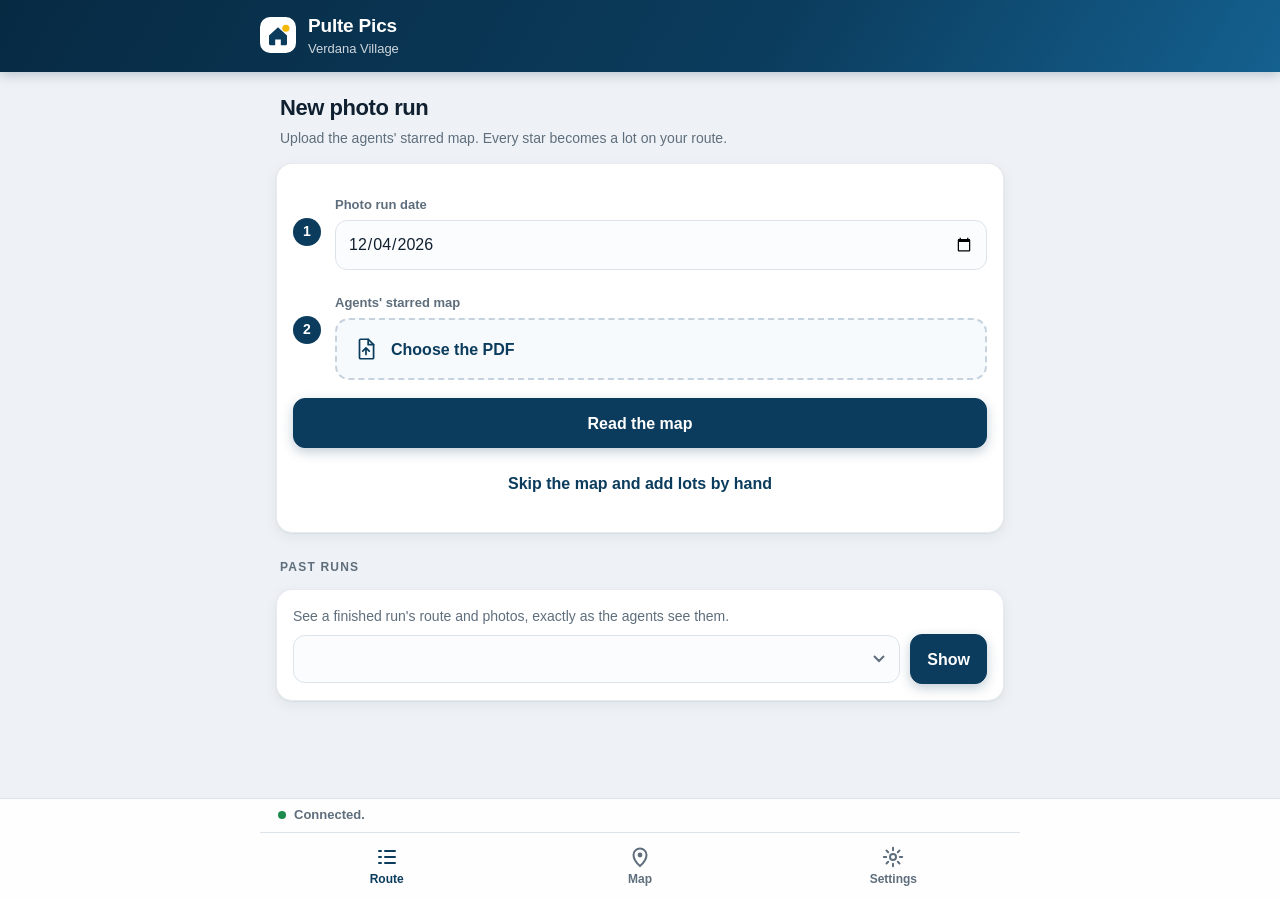
<file: docs/index.html>
<!doctype html>
<html lang="en">
<head>
<meta charset="utf-8">
<meta name="viewport" content="width=device-width, initial-scale=1, viewport-fit=cover">
<meta name="apple-mobile-web-app-capable" content="yes">
<meta name="apple-mobile-web-app-status-bar-style" content="black-translucent">
<meta name="apple-mobile-web-app-title" content="Pulte Pics">
<meta name="theme-color" content="#0b3c5d">
<meta name="robots" content="noindex">
<title>Pulte Pics</title>
<link rel="manifest" href="manifest.webmanifest">
<link rel="apple-touch-icon" href="icon.png">
<link rel="stylesheet" href="style.css?v=32">
</head>
<body>
<header>
  <div class="brand">
    <svg class="logo" viewBox="0 0 32 32" aria-hidden="true"><rect width="32" height="32" rx="9" fill="#fff"/><path d="M8 16.5 16 9l8 7.5V24a1 1 0 0 1-1 1h-4.5v-5h-5v5H9a1 1 0 0 1-1-1z" fill="#0b3c5d"/><circle cx="23" cy="10" r="3.2" fill="#f5b800"/></svg>
    <div>
      <h1>Pulte Pics</h1>
      <div class="sub" id="headsub">Verdana Village</div>
    </div>
  </div>
</header>

<main>
  <!-- Run: start, review, route -->
  <section id="view-run">
    <div id="run-start">
      <div class="intro">
        <h2 class="title">New photo run</h2>
        <p class="muted">Upload the agents' starred map. Every star becomes a lot on your route.</p>
      </div>
      <div class="card">
        <div class="step"><span class="num-badge">1</span><div class="grow">
          <label for="run-date">Photo run date</label>
          <input type="date" id="run-date">
        </div></div>
        <div class="step"><span class="num-badge">2</span><div class="grow">
          <label for="map-file">Agents' starred map</label>
          <label class="drop" for="map-file">
            <svg viewBox="0 0 24 24" width="26" height="26" aria-hidden="true"><path d="M7 3h7l5 5v12a1 1 0 0 1-1 1H7a1 1 0 0 1-1-1V4a1 1 0 0 1 1-1z" fill="none" stroke="currentColor" stroke-width="1.6"/><path d="M14 3v5h5M12 11v6m-3-3 3-3 3 3" fill="none" stroke="currentColor" stroke-width="1.6" stroke-linecap="round" stroke-linejoin="round"/></svg>
            <span id="map-name">Choose the PDF</span>
          </label>
          <input type="file" id="map-file" accept="application/pdf" class="visually-hidden">
        </div></div>
        <div class="stack">
          <button class="primary" id="btn-read">Read the map</button>
          <button class="ghost" id="btn-manual">Skip the map and add lots by hand</button>
        </div>
        <p class="muted center" id="read-msg"></p>
      </div>
    </div>

    <div id="next-list-card" class="hide">
      <h3 class="section">From the agents' list</h3>
      <div class="card">
        <p id="next-list-sum" style="margin-top:0"></p>
        <div id="next-list-changes" class="muted"></div>
        <div class="stack"><button class="primary" id="btn-next-list">Use the agents' list</button></div>
      </div>
    </div>

    <div id="past-picker" class="hide">
      <h3 class="section">Past runs</h3>
      <div class="card">
        <p class="muted" style="margin-top:0">See a finished run's route and photos, exactly as the agents see them.</p>
        <div class="row"><select id="past-date" class="grow" aria-label="Past photo run"></select><button class="primary" id="btn-past">Show</button></div>
      </div>
    </div>

    <div id="run-past" class="hide">
      <button class="back" id="past-back">&larr; New photo run</button>
      <div class="card summary">
        <div class="row between"><h2 class="title" id="past-title">Past run</h2><span class="muted" id="past-pct"></span></div>
        <div class="progress"><i id="past-bar"></i></div>
        <div id="past-sum" class="agent-chips"></div>
        <p class="muted" style="margin-bottom:0">Read-only, from Google: the same photos the agents see. Open the Map tab to see the route.</p>
      </div>
      <div id="past-list"></div>
    </div>

    <div id="run-review" class="hide">
      <div class="intro">
        <h2 class="title">Check the lots</h2>
        <p class="muted" id="review-sum"></p>
      </div>
      <div id="review-warn"></div>
      <div id="review-list"></div>
      <div class="stack sticky-actions">
        <button class="primary" id="btn-route">Build my route</button>
        <div class="row">
          <button class="grow" id="btn-add">Add a lot</button>
          <button class="grow ghost" id="btn-discard">Start over</button>
        </div>
      </div>
    </div>

    <div id="run-route" class="hide">
      <div class="card summary">
        <div class="row between">
          <h2 class="title" id="route-title">Route</h2>
          <span class="muted" id="route-pct"></span>
        </div>
        <div class="progress"><i id="route-bar"></i></div>
        <div id="route-sum" class="agent-chips"></div>
        <div class="stack"><button class="primary big" id="btn-go">Go to next lot</button></div>
      </div>
      <div id="route-list"></div>
      <h3 class="section">When you are done</h3>
      <div class="stack">
        <button class="primary" id="btn-notify">Email agents: photos are complete</button>
        <button id="btn-reroute">Re-plan the rest from where I am</button>
        <div class="row">
          <button class="grow" id="btn-edit">Edit the lot list</button>
          <button class="grow ghost" id="btn-new">Finish run</button>
        </div>
      </div>
    </div>
  </section>

  <!-- One lot: find it, then shoot it -->
  <section id="view-lot" class="hide">
    <button class="back" id="btn-back">&larr; Route</button>
    <div class="card lot-hero" id="lot-band">
      <div>
        <div class="agent-tag"><span class="dot" id="lot-dot"></span><span id="lot-agent"></span></div>
        <div class="big-lot"><small>Lot</small><span id="lot-num"></span></div>
      </div>
      <div id="lot-count" class="lot-count"></div>
    </div>

    <div id="lot-find">
      <div class="card compass">
        <svg id="arrow" viewBox="0 0 100 100" width="108" height="108" aria-hidden="true">
          <circle cx="50" cy="50" r="46" fill="#f3f6f9" stroke="#d9e1e8" stroke-width="2"/>
          <path d="M50 12 L71 70 L50 58 L29 70 Z" fill="#0b3c5d"/>
        </svg>
        <div class="grow">
          <div id="find-dist" class="dist">Finding you...</div>
          <div id="find-hint" class="muted"></div>
          <button class="small" id="btn-compass">Turn on compass</button>
        </div>
      </div>
      <div id="mini"><svg id="mini-path" class="routeline"></svg><div id="mini-here" class="hide"></div><div id="mini-target"></div><div id="mini-acc" class="hide"></div><div id="mini-me" class="hide"><i></i></div></div>
      <div class="stack">
        <button class="good big" id="btn-here">I'm here: take photos</button>
        <button class="ghost" id="btn-skip-find">Skip the camera, go to notes</button>
      </div>
    </div>

    <div id="lot-shoot" class="hide">
      <div class="row">
        <button class="primary grow" id="btn-cam">Take photos</button>
        <label class="btn grow" title="The iPhone camera with Night mode and full 12 MP. Tap Use Photo after each shot.">Best quality
          <input type="file" id="hq" accept="image/*" capture="environment" class="hide">
        </label>
      </div>
      <div class="row quality-row">
        <span class="muted grow">Low light? <b>Best quality</b> uses the iPhone camera with Night mode. Photos are not saved to your camera roll.</span>
        <label class="btn small">Library
          <input type="file" id="lib" accept="image/*" multiple class="hide">
        </label>
      </div>
      <div class="card">
        <p id="lot-photos-sum" class="muted"></p>
        <div id="lot-photos"></div>
      </div>
      <h3 class="section">Stage</h3>
      <div class="chips" id="stage-chips"></div>
      <label for="lot-extra">Anything to add (optional)</label>
      <textarea id="lot-extra" rows="2" placeholder="e.g. Pool cage going up"></textarea>
      <div class="preview">
        <div class="preview-label">Customer note</div>
        <div id="lot-preview"></div>
      </div>
      <div class="stack">
        <button class="good big" id="btn-done">Submit &rarr; next lot</button>
        <button class="ghost" id="btn-refind">Back to finding this lot</button>
      </div>
    </div>
  </section>

  <!-- Map -->
  <section id="view-map" class="hide">
    <div class="map-tools">
      <div class="seg">
        <button id="zoom-out" aria-label="Zoom out">&minus;</button>
        <button id="zoom-in" aria-label="Zoom in">+</button>
      </div>
      <button class="small" id="zoom-next">Next lot</button>
      <span class="muted">Pinch to zoom · tap a pin</span>
    </div>
    <div id="mapwrap"><div id="mapinner"></div></div>
  </section>

  <!-- Straighten photos already in Drive -->
  <section id="view-fix" class="hide">
    <button class="back" id="fix-back">&larr; Settings</button>
    <div class="intro">
      <h2 class="title">Fix photo orientation</h2>
      <p class="muted">Tap a photo to turn it: once for upside down, again for a quarter turn either way. Then press Fix. Each original goes to Drive's trash only after its straightened copy is saved, so nothing is lost.</p>
    </div>
    <div class="row" style="margin-bottom:8px"><select id="fix-date" class="grow" aria-label="Photo run"></select></div>
    <p class="muted" id="fix-msg"></p>
    <div id="fix-list"></div>
    <div class="stack sticky-actions"><button class="primary" id="fix-go" disabled>Fix 0 photos</button></div>
  </section>

  <!-- Settings -->
  <section id="view-settings" class="hide">
    <h3 class="section">Connection</h3>
    <div class="card">
      <label for="set-url">Google web app URL</label>
      <input type="text" id="set-url" autocapitalize="off" autocorrect="off" placeholder="https://script.google.com/macros/s/.../exec">
      <label for="set-token">Owner token</label>
      <input type="password" id="set-token" autocapitalize="off" autocorrect="off">
      <div class="row two">
        <div class="grow"><label for="set-expire">Keep photos (days)</label><input type="number" id="set-expire" min="1" max="90"></div>
        <div class="grow"><label for="set-next">Next photo run</label><input type="date" id="set-next"></div>
      </div>
      <label for="set-pass">Agents' passcode (leave empty for none)</label>
      <input type="text" id="set-pass" autocapitalize="off" autocorrect="off" autocomplete="off" placeholder="e.g. verdana26">
    </div>
    <h3 class="section">Agents</h3>
    <div id="agent-list"></div>
    <div class="stack">
      <button class="ghost" id="btn-add-agent">+ Add an agent</button>
      <button class="primary" id="btn-save">Save and connect</button>
    </div>
    <p class="muted center" id="set-msg"></p>
    <div class="card hide" id="restore-box">
      <b>Never type your token again</b>
      <p class="muted">Copy your private restore link and keep it in Apple Notes. If the phone ever forgets its settings, tap the link and you are reconnected. Do not share it: it works like a password.</p>
      <button id="btn-restore">Copy my restore link</button>
    </div>
    <div id="portal-links"></div>
    <h3 class="section">Delivery check</h3>
    <div class="card diag" id="diag"></div>
    <h3 class="section">Fix photos</h3>
    <div class="stack"><button id="btn-fixer">Fix upside-down or sideways photos</button></div>
    <h3 class="section">Start fresh</h3>
    <div class="stack"><button class="danger" id="btn-wipe">Wipe all photos and runs</button></div>
  </section>
</main>

<!-- Rapid camera: every tap of the shutter saves a photo, no confirm step -->
<div id="camera" class="hide">
  <video id="cam-video" playsinline autoplay muted></video>
  <div id="cam-flash"></div>
  <div id="cam-ui">
    <div id="cam-top"></div>
    <button id="cam-torch" class="hide" aria-pressed="false">Light</button>
    <button id="cam-flip" title="Use this if saved photos come out upside down">Flip</button>
    <div id="cam-lenses"></div>
    <div id="cam-bar">
      <span id="cam-count">0</span>
      <button id="cam-shutter" aria-label="Take a photo"></button>
      <button id="cam-close">Done</button>
    </div>
  </div>
</div>

<nav>
  <div id="status">Not connected yet. Open Settings.</div>
  <div class="tabs">
    <button data-tab="run" class="on"><svg viewBox="0 0 24 24" aria-hidden="true"><path d="M4 6h2m4 0h10M4 12h2m4 0h10M4 18h2m4 0h10" fill="none" stroke="currentColor" stroke-width="2" stroke-linecap="round"/></svg>Route</button>
    <button data-tab="map"><svg viewBox="0 0 24 24" aria-hidden="true"><path d="M12 21s-6.5-5.6-6.5-11a6.5 6.5 0 0 1 13 0c0 5.4-6.5 11-6.5 11z" fill="none" stroke="currentColor" stroke-width="2"/><circle cx="12" cy="10" r="2.4" fill="currentColor"/></svg>Map</button>
    <button data-tab="settings"><svg viewBox="0 0 24 24" aria-hidden="true"><circle cx="12" cy="12" r="3" fill="none" stroke="currentColor" stroke-width="2"/><path d="M12 2.8v2.4m0 13.6v2.4M2.8 12h2.4m13.6 0h2.4M5.5 5.5l1.7 1.7m9.6 9.6 1.7 1.7M5.5 18.5l1.7-1.7m9.6-9.6 1.7-1.7" stroke="currentColor" stroke-width="2" stroke-linecap="round"/></svg>Settings</button>
  </div>
</nav>

<script src="route.js?v=32"></script>
<script src="mapread.js?v=32"></script>
<script src="app.js?v=32"></script>
</body>
</html>
</file>
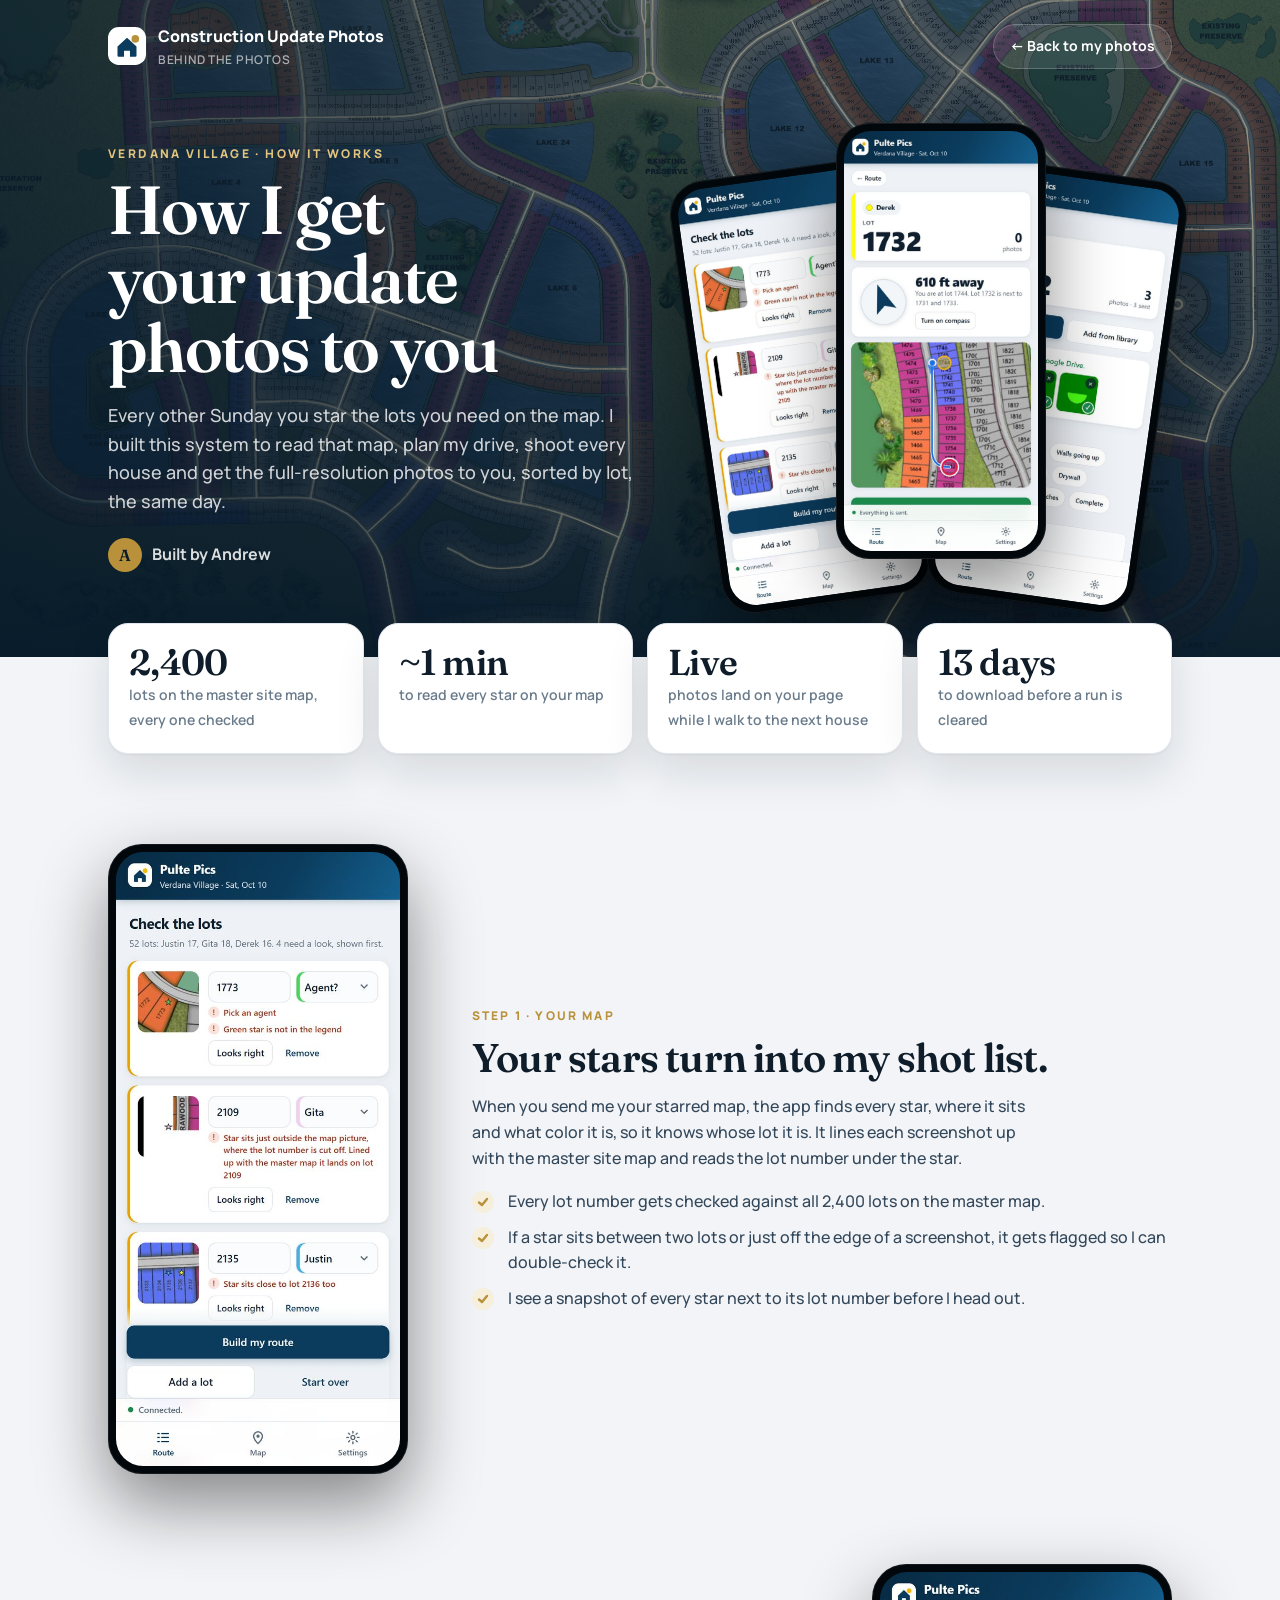
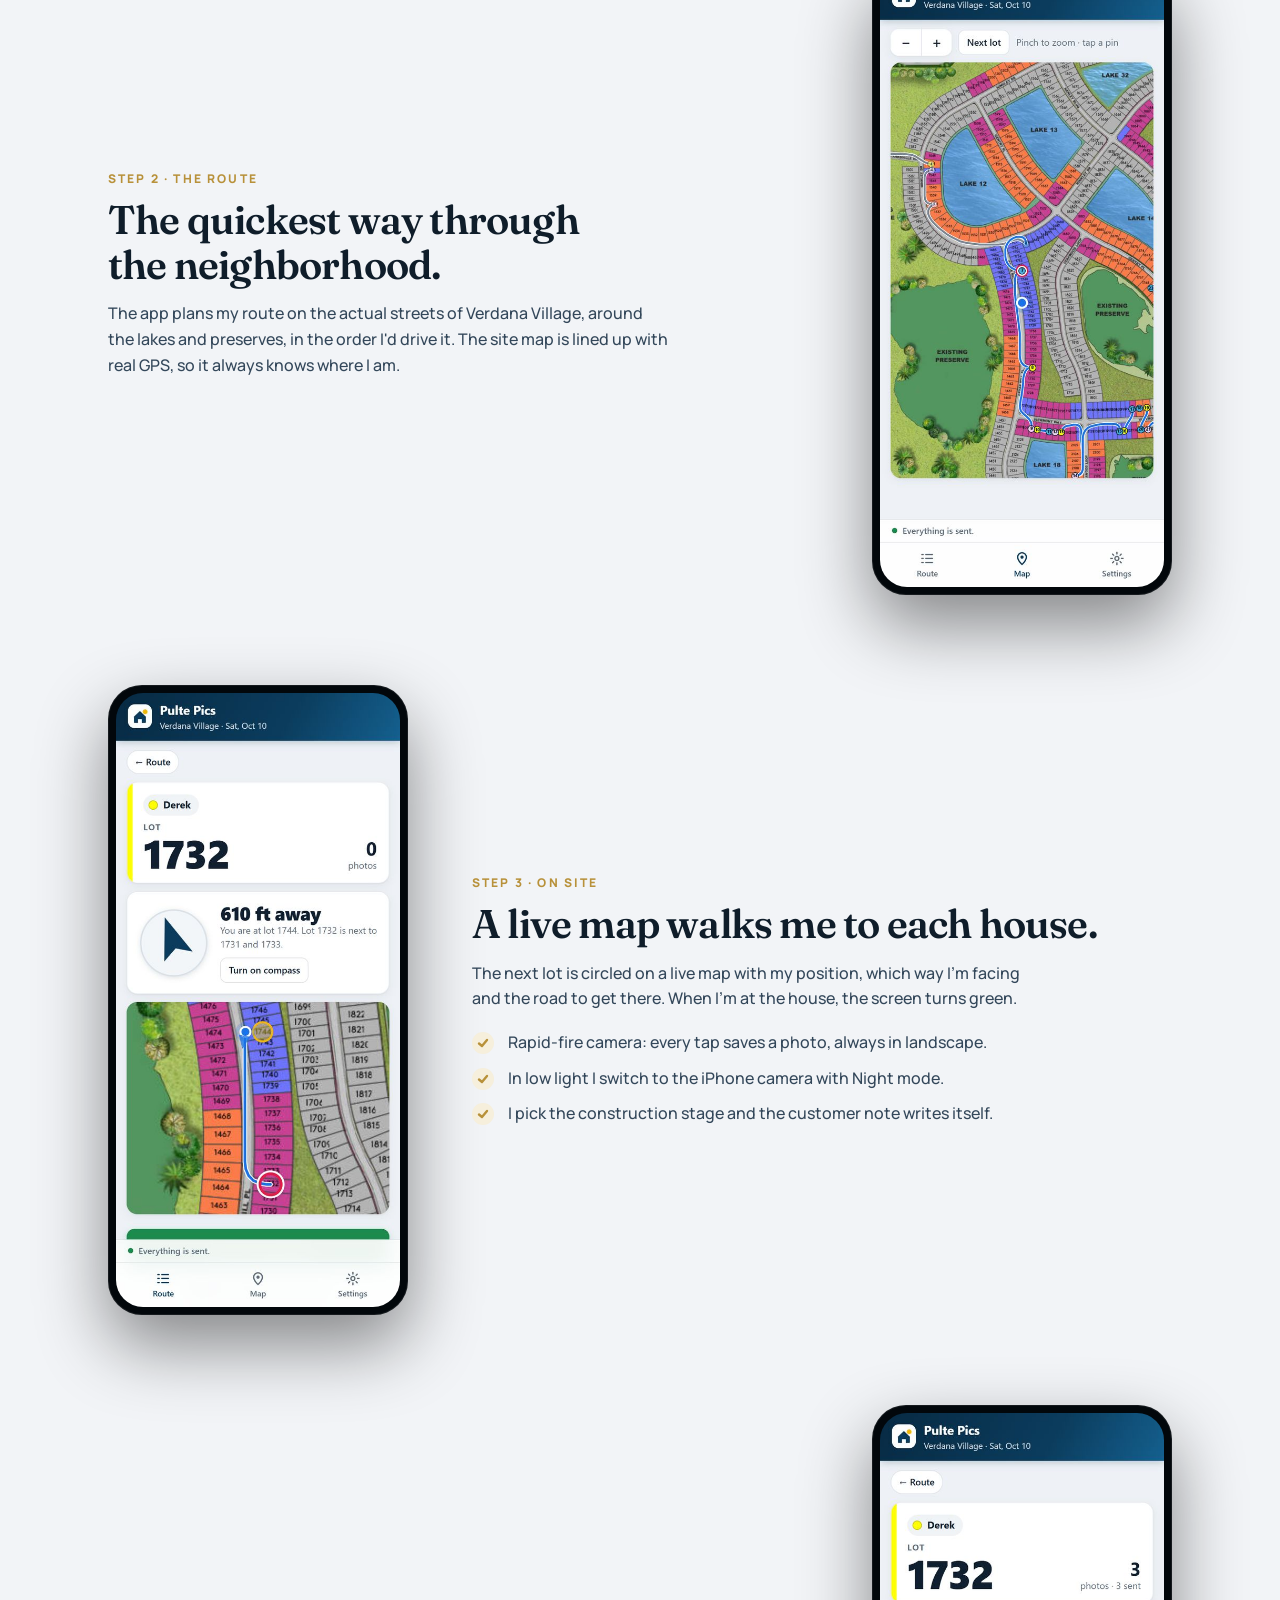
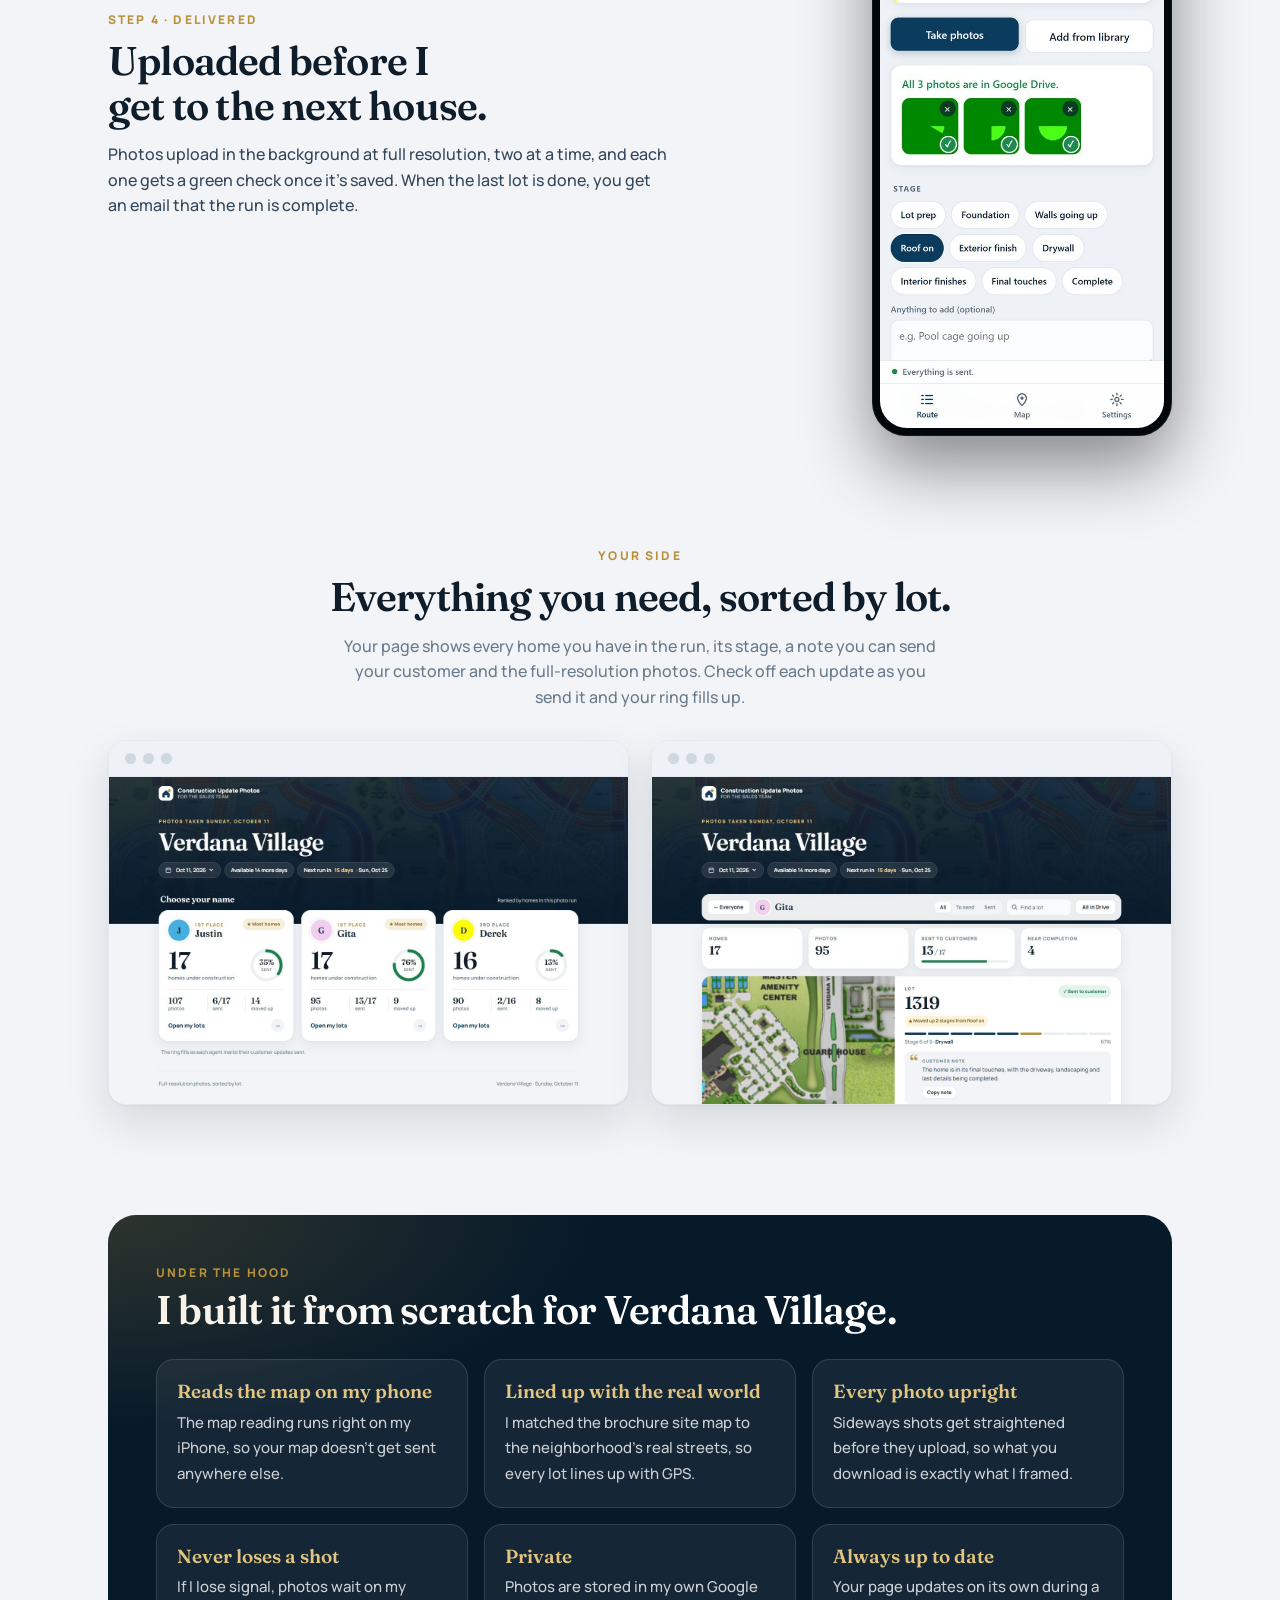
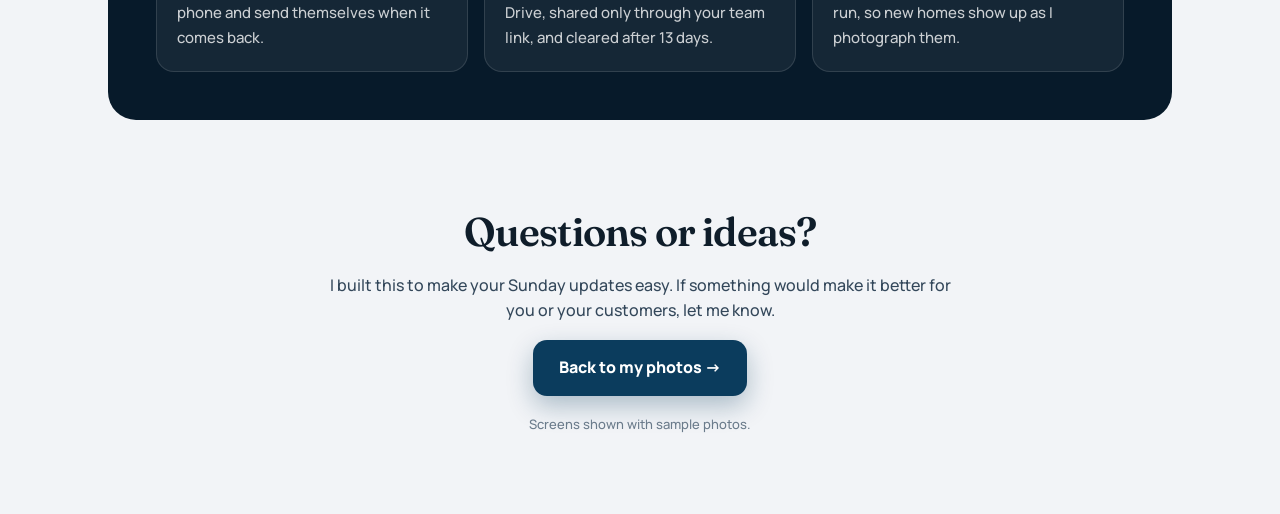
<file: docs/about.html>
<!doctype html>
<html lang="en">
<head>
<meta charset="utf-8">
<meta name="viewport" content="width=device-width, initial-scale=1">
<meta name="robots" content="noindex">
<title>How I Do the Photos</title>
<link rel="preconnect" href="https://fonts.googleapis.com">
<link rel="preconnect" href="https://fonts.gstatic.com" crossorigin>
<link rel="stylesheet" href="https://fonts.googleapis.com/css2?family=Fraunces:opsz,wght@9..144,500;9..144,600;9..144,700&family=Manrope:wght@500;600;700;800&display=swap">
<style>
/* Layout: one long story, night masthead, then alternating phone + text chapters that follow a photo run in order */
:root {
  --ink: #0f1d2a; --ink-2: #33475a; --muted: #6a7b8b; --line: #e3e8ee; --porcelain: #f2f4f7; --white: #ffffff;
  --navy: #0b3c5d; --night: #071a2a; --gold: #b8913a; --gold-2: #e2c47f; --gold-soft: #f6efdc; --good: #1d7f4b;
  --display: "Fraunces", Georgia, "Times New Roman", serif;
  --ui: "Manrope", -apple-system, BlinkMacSystemFont, "Segoe UI", sans-serif;
  --shadow: 0 1px 2px rgba(15, 29, 42, .05), 0 18px 44px rgba(15, 29, 42, .12);
}
* { box-sizing: border-box; }
body { margin: 0; background: var(--porcelain); color: var(--ink); font: 500 16px/1.6 var(--ui); -webkit-font-smoothing: antialiased; }
a { color: inherit; }
img { max-width: 100%; display: block; }
.wrap { max-width: 1120px; margin: 0 auto; padding-inline: 28px; }
:focus-visible { outline: 3px solid rgba(184, 145, 58, .55); outline-offset: 2px; }
@media (prefers-reduced-motion: reduce) { * { transition: none !important; animation: none !important; } }

/* masthead */
.mast { position: relative; color: #fff; background: var(--night); overflow: hidden; padding-block: 24px 64px; }
.mast::before { content: ""; position: absolute; inset: -20px; background: url(map.jpg) center 35% / cover no-repeat; filter: saturate(.6) blur(1px); opacity: .45; }
.mast::after { content: ""; position: absolute; inset: 0; background: linear-gradient(180deg, rgba(7, 26, 42, .55), rgba(7, 26, 42, .9) 60%, rgba(7, 26, 42, 1)), radial-gradient(900px 380px at 80% 10%, rgba(184, 145, 58, .22), transparent 70%); }
.mast .wrap { position: relative; z-index: 1; }
.top { display: flex; align-items: center; justify-content: space-between; gap: 12px; flex-wrap: wrap; }
.brand { display: flex; align-items: center; gap: 12px; font-weight: 800; }
.brand small { display: block; font-weight: 600; font-size: 12px; color: rgba(255, 255, 255, .62); letter-spacing: .06em; text-transform: uppercase; }
.logo { width: 38px; height: 38px; }
.back { display: inline-flex; align-items: center; gap: 8px; padding: 10px 16px; border-radius: 99px; background: rgba(255, 255, 255, .1); border: 1px solid rgba(255, 255, 255, .2); color: #fff; text-decoration: none; font-weight: 700; font-size: 14px; }
.back:hover { background: rgba(255, 255, 255, .18); }
.hero { display: grid; grid-template-columns: minmax(0, 1.05fr) minmax(0, .95fr); gap: 40px; align-items: center; margin-top: 54px; }
.eyebrow { font-size: 12px; font-weight: 800; letter-spacing: .2em; text-transform: uppercase; color: var(--gold-2); }
h1 { font: 600 clamp(40px, 6vw, 68px)/1.02 var(--display); letter-spacing: -.025em; margin: 12px 0 18px; text-wrap: balance; }
.lede { font-size: 18px; color: rgba(255, 255, 255, .8); max-width: 52ch; margin: 0; }
.byline { margin-top: 22px; display: inline-flex; align-items: center; gap: 10px; font-weight: 700; color: rgba(255, 255, 255, .85); }
.byline i { width: 34px; height: 34px; border-radius: 50%; background: var(--gold); color: var(--night); font: 600 16px/34px var(--display); text-align: center; font-style: normal; }
.fan { position: relative; height: 470px; }
.fan .phone { position: absolute; width: 210px; }
.fan .phone:nth-child(1) { left: 2%; top: 46px; transform: rotate(-8deg); }
.fan .phone:nth-child(2) { left: 31%; top: 0; z-index: 2; }
.fan .phone:nth-child(3) { right: 2%; top: 46px; transform: rotate(8deg); }
.phone { background: #02070b; padding: 8px; border-radius: 34px; box-shadow: 0 30px 70px rgba(0, 0, 0, .45), inset 0 0 0 1px rgba(255, 255, 255, .08); }
.phone img { border-radius: 27px; width: 100%; aspect-ratio: 428 / 926; object-fit: cover; object-position: top; }

/* ---------- header art: the aerial map, the real street network glowing gold over it, and light moving along the streets ---------- */
.mast::before, .mast::after, #gate::before, #gate::after { content: none !important; }
.art { position: absolute; inset: -24px; animation: drift 38s ease-in-out infinite alternate; pointer-events: none; }
.art i { position: absolute; inset: 0; background: center 40% / cover no-repeat; }
.art .photo { background-image: url(map.jpg); opacity: .62; filter: saturate(.8); }
.art .shade { background: linear-gradient(180deg, rgba(7, 26, 42, .5) 0%, rgba(7, 26, 42, .7) 55%, rgba(7, 26, 42, .97) 100%), linear-gradient(90deg, rgba(7, 26, 42, .62), rgba(7, 26, 42, 0) 62%), radial-gradient(900px 340px at 18% 0%, rgba(184, 145, 58, .16), transparent 70%); }
.art .streets { background-image: url(streets.png); opacity: .6; mix-blend-mode: screen; -webkit-mask-image: linear-gradient(90deg, rgba(0, 0, 0, .18), rgba(0, 0, 0, .9) 60%); mask-image: linear-gradient(90deg, rgba(0, 0, 0, .18), rgba(0, 0, 0, .9) 60%); }
.art .sweep { overflow: hidden; -webkit-mask: url(streets.png) center 40% / cover no-repeat; mask: url(streets.png) center 40% / cover no-repeat; mix-blend-mode: screen; }
/* the band of light slides as one piece (a transform), which the graphics card moves without redrawing the page */
.art .sweep b { position: absolute; top: 0; bottom: 0; left: 0; width: 260%; background: linear-gradient(105deg, transparent 38%, rgba(255, 236, 190, .85) 50%, transparent 62%); will-change: transform; animation: sweep-streets 9s cubic-bezier(.45, 0, .55, 1) infinite; }
@keyframes sweep-streets { from { transform: translateX(-86.15%); } to { transform: translateX(24.6%); } }
@keyframes drift { from { transform: scale(1.04) translate(0, 0); } to { transform: scale(1.12) translate(-2%, -1.5%); } }
@media (prefers-reduced-motion: reduce) { .art, .art .sweep b { animation: none !important; } .art .sweep { display: none; } }

/* numbers */
.stats { display: grid; grid-template-columns: repeat(4, 1fr); gap: 14px; margin-top: -34px; position: relative; z-index: 2; }
.stat { background: var(--white); border: 1px solid var(--line); border-radius: 20px; padding: 20px; box-shadow: var(--shadow); }
.stat b { display: block; font: 600 36px/1.05 var(--display); letter-spacing: -.02em; font-variant-numeric: lining-nums; }
.stat span { font-size: 14px; color: var(--muted); font-weight: 600; }

/* chapters */
.chapters { display: grid; gap: 90px; margin-top: 90px; }
.chapter { display: grid; grid-template-columns: 300px minmax(0, 1fr); gap: 64px; align-items: center; }
.chapter.flip { grid-template-columns: minmax(0, 1fr) 300px; }
.chapter.flip .phone { order: 2; }
.step { font-size: 12px; font-weight: 800; letter-spacing: .18em; text-transform: uppercase; color: var(--gold); }
h2 { font: 600 clamp(28px, 3.6vw, 40px)/1.12 var(--display); letter-spacing: -.02em; margin: 10px 0 14px; text-wrap: balance; }
.chapter p { color: var(--ink-2); max-width: 56ch; margin: 0 0 12px; }
.points { list-style: none; padding: 0; margin: 18px 0 0; display: grid; gap: 10px; }
.points li { display: grid; grid-template-columns: 26px 1fr; gap: 10px; color: var(--ink-2); }
.points li::before { content: ""; width: 22px; height: 22px; border-radius: 50%; margin-top: 2px; background: var(--gold-soft) url("data:image/svg+xml,%3Csvg xmlns='http://www.w3.org/2000/svg' width='12' height='12' fill='none' stroke='%23b8913a' stroke-width='2.4' stroke-linecap='round' stroke-linejoin='round'%3E%3Cpath d='M2 6.5 5 9l5-6'/%3E%3C/svg%3E") no-repeat center; }

/* your side */
.yours { margin-top: 110px; }
.yours h2 { text-align: center; }
.yours .sub { text-align: center; color: var(--muted); max-width: 60ch; margin: 0 auto 30px; }
.browser { border-radius: 18px; overflow: hidden; background: var(--white); border: 1px solid var(--line); box-shadow: var(--shadow); }
.browser .bar { display: flex; gap: 7px; padding: 12px 16px; background: #eef1f5; border-bottom: 1px solid var(--line); }
.browser .bar i { width: 11px; height: 11px; border-radius: 50%; background: #cfd7df; }
.duo { display: grid; grid-template-columns: 1fr 1fr; gap: 22px; }

/* under the hood */
.hood { margin-top: 110px; background: var(--night); color: #fff; border-radius: 28px; padding: 48px; position: relative; overflow: hidden; }
.hood::after { content: ""; position: absolute; inset: 0; background: radial-gradient(700px 300px at 0% 0%, rgba(184, 145, 58, .22), transparent 70%); pointer-events: none; }
.hood h2 { margin-top: 6px; }
.hood .grid { display: grid; grid-template-columns: repeat(3, 1fr); gap: 16px; margin-top: 26px; position: relative; z-index: 1; }
.hood .card { background: rgba(255, 255, 255, .06); border: 1px solid rgba(255, 255, 255, .12); border-radius: 18px; padding: 20px; }
.hood .card b { display: block; font: 600 19px/1.25 var(--display); margin-bottom: 6px; color: var(--gold-2); }
.hood .card span { color: rgba(255, 255, 255, .78); font-size: 15px; }

.end { text-align: center; margin: 90px auto 80px; max-width: 640px; }
.end h2 { margin-bottom: 18px; }
.cta { display: inline-flex; align-items: center; gap: 10px; padding: 15px 26px; border-radius: 14px; background: var(--navy); color: #fff; text-decoration: none; font-weight: 800; box-shadow: 0 10px 26px rgba(11, 60, 93, .3); }
.cta:hover { background: #0e4a73; }
.note { font-size: 13px; color: var(--muted); margin-top: 18px; }

@media (max-width: 900px) {
  .hero { grid-template-columns: 1fr; }
  .fan { height: 400px; max-width: 520px; width: 100%; margin: 0 auto; }
  .fan .phone { width: 172px; }
  .stats { grid-template-columns: repeat(2, 1fr); }
  .chapter, .chapter.flip { grid-template-columns: 1fr; gap: 28px; }
  .chapter .phone, .chapter.flip .phone { order: 0; max-width: 280px; margin: 0 auto; }
  .duo { grid-template-columns: 1fr; }
  .hood .grid { grid-template-columns: 1fr; }
}
@media (max-width: 560px) {
  .wrap { padding-inline: 16px; }
  .fan { height: 330px; }
  .fan .phone { width: 140px; }
  .hood { padding: 30px 22px; }
  .stat b { font-size: 30px; }
}
</style>
</head>
<body>
<div class="mast"><div class="art" aria-hidden="true"><i class="photo"></i><i class="shade"></i><i class="streets"></i><i class="sweep"><b></b></i></div><div class="wrap">
  <div class="top">
    <div class="brand"><svg class="logo" viewBox="0 0 32 32" aria-hidden="true"><rect width="32" height="32" rx="9" fill="#fff"/><path d="M8 16.5 16 9l8 7.5V24a1 1 0 0 1-1 1h-4.5v-5h-5v5H9a1 1 0 0 1-1-1z" fill="#0b3c5d"/><circle cx="23" cy="10" r="3.2" fill="#b8913a"/></svg><div>Construction Update Photos<small>Behind the photos</small></div></div>
    <a class="back" id="back" href="team.html">&larr; Back to my photos</a>
  </div>
  <div class="hero">
    <div>
      <div class="eyebrow">Verdana Village · How it works</div>
      <h1>How I get your update photos to you</h1>
      <p class="lede">Every other Sunday you star the lots you need on the map. I built this system to read that map, plan my drive, shoot every house and get the full-resolution photos to you, sorted by lot, the same day.</p>
      <div class="byline"><i>A</i>Built by Andrew</div>
    </div>
    <div class="fan" aria-hidden="true">
      <div class="phone"><img src="about/star.jpg" alt=""></div>
      <div class="phone"><img src="about/find.jpg" alt=""></div>
      <div class="phone"><img src="about/shoot.jpg" alt=""></div>
    </div>
  </div>
</div></div>

<main class="wrap">
  <div class="stats">
    <div class="stat"><b>2,400</b><span>lots on the master site map, every one checked</span></div>
    <div class="stat"><b>~1 min</b><span>to read every star on your map</span></div>
    <div class="stat"><b>Live</b><span>photos land on your page while I walk to the next house</span></div>
    <div class="stat"><b>13 days</b><span>to download before a run is cleared</span></div>
  </div>

  <div class="chapters">
    <section class="chapter">
      <div class="phone"><img src="about/star.jpg" alt="The app checking each starred lot against the master map"></div>
      <div>
        <div class="step">Step 1 · Your map</div>
        <h2>Your stars turn into my shot list.</h2>
        <p>When you send me your starred map, the app finds every star, where it sits and what color it is, so it knows whose lot it is. It lines each screenshot up with the master site map and reads the lot number under the star.</p>
        <ul class="points">
          <li>Every lot number gets checked against all 2,400 lots on the master map.</li>
          <li>If a star sits between two lots or just off the edge of a screenshot, it gets flagged so I can double-check it.</li>
          <li>I see a snapshot of every star next to its lot number before I head out.</li>
        </ul>
      </div>
    </section>

    <section class="chapter flip">
      <div class="phone"><img src="about/map.jpg" alt="The route drawn along the community's streets"></div>
      <div>
        <div class="step">Step 2 · The route</div>
        <h2>The quickest way through the neighborhood.</h2>
        <p>The app plans my route on the actual streets of Verdana Village, around the lakes and preserves, in the order I'd drive it. The site map is lined up with real GPS, so it always knows where I am.</p>
      </div>
    </section>

    <section class="chapter">
      <div class="phone"><img src="about/find.jpg" alt="Live map and compass leading to the next lot"></div>
      <div>
        <div class="step">Step 3 · On site</div>
        <h2>A live map walks me to each house.</h2>
        <p>The next lot is circled on a live map with my position, which way I'm facing and the road to get there. When I'm at the house, the screen turns green.</p>
        <ul class="points">
          <li>Rapid-fire camera: every tap saves a photo, always in landscape.</li>
          <li>In low light I switch to the iPhone camera with Night mode.</li>
          <li>I pick the construction stage and the customer note writes itself.</li>
        </ul>
      </div>
    </section>

    <section class="chapter flip">
      <div class="phone"><img src="about/shoot.jpg" alt="Photos with green ticks once they reach Google Drive"></div>
      <div>
        <div class="step">Step 4 · Delivered</div>
        <h2>Uploaded before I get to the next house.</h2>
        <p>Photos upload in the background at full resolution, two at a time, and each one gets a green check once it's saved. When the last lot is done, you get an email that the run is complete.</p>
      </div>
    </section>
  </div>

  <section class="yours">
    <div class="step" style="text-align:center">Your side</div>
    <h2>Everything you need, sorted by lot.</h2>
    <p class="sub">Your page shows every home you have in the run, its stage, a note you can send your customer and the full-resolution photos. Check off each update as you send it and your ring fills up.</p>
    <div class="duo">
      <div class="browser"><div class="bar"><i></i><i></i><i></i></div><img src="about/team.jpg" alt="The team page with each agent's homes"></div>
      <div class="browser"><div class="bar"><i></i><i></i><i></i></div><img src="about/lots.jpg" alt="An agent's lots with photos, stage and note"></div>
    </div>
  </section>

  <section class="hood">
    <div class="step">Under the hood</div>
    <h2>I built it from scratch for Verdana Village.</h2>
    <div class="grid">
      <div class="card"><b>Reads the map on my phone</b><span>The map reading runs right on my iPhone, so your map doesn't get sent anywhere else.</span></div>
      <div class="card"><b>Lined up with the real world</b><span>I matched the brochure site map to the neighborhood's real streets, so every lot lines up with GPS.</span></div>
      <div class="card"><b>Every photo upright</b><span>Sideways shots get straightened before they upload, so what you download is exactly what I framed.</span></div>
      <div class="card"><b>Never loses a shot</b><span>If I lose signal, photos wait on my phone and send themselves when it comes back.</span></div>
      <div class="card"><b>Private</b><span>Photos are stored in my own Google Drive, shared only through your team link, and cleared after 13 days.</span></div>
      <div class="card"><b>Always up to date</b><span>Your page updates on its own during a run, so new homes show up as I photograph them.</span></div>
    </div>
  </section>

  <section class="end">
    <h2>Questions or ideas?</h2>
    <p style="color:var(--ink-2)">I built this to make your Sunday updates easy. If something would make it better for you or your customers, let me know.</p>
    <a class="cta" id="back2" href="team.html">Back to my photos &rarr;</a>
    <p class="note">Screens shown with sample photos.</p>
  </section>
</main>
<script>
// return to the same team page this visit came from
document.querySelectorAll('#back, #back2').forEach(a => { a.href = 'team.html' + location.search; });
</script>
</body>
</html>
</file>
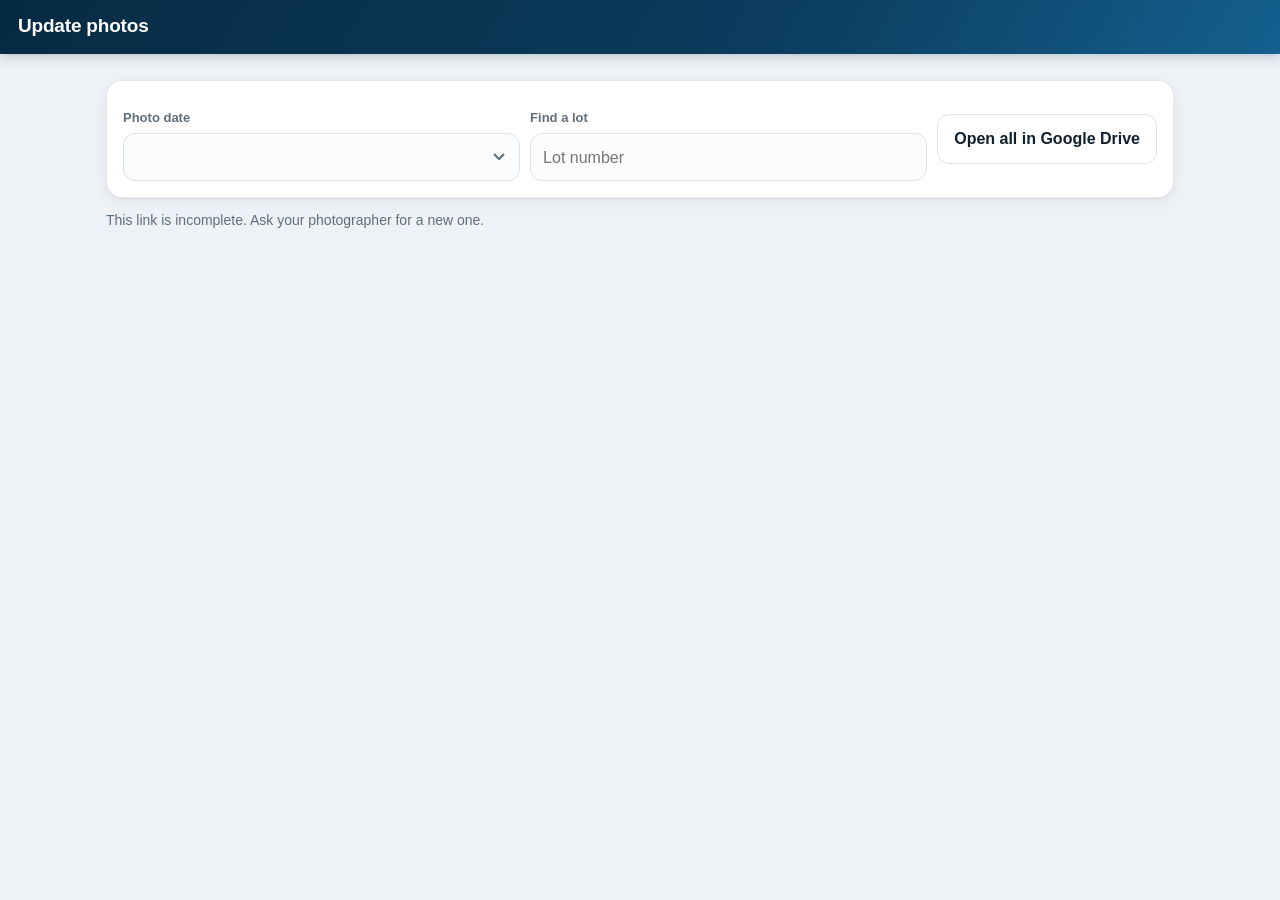
<file: docs/agent.html>
<!doctype html>
<html lang="en">
<head>
<meta charset="utf-8">
<meta name="viewport" content="width=device-width, initial-scale=1">
<meta name="robots" content="noindex">
<meta name="referrer" content="no-referrer">
<title>Update Photos</title>
<link rel="stylesheet" href="style.css">
</head>
<body class="wide">
<header>
  <h1 id="title">Update photos</h1>
  <div class="sub" id="sub"></div>
</header>
<main style="padding-bottom:40px">
  <div class="card row">
    <div class="grow">
      <label for="date">Photo date</label>
      <select id="date"></select>
    </div>
    <div class="grow">
      <label for="find">Find a lot</label>
      <input type="text" id="find" inputmode="numeric" placeholder="Lot number">
    </div>
    <a class="btn" id="all" target="_blank" rel="noopener">Open all in Google Drive</a>
  </div>
  <p class="muted" id="msg">Loading your photos...</p>
  <div id="lots"></div>
</main>
<script>
'use strict';
const $ = sel => document.querySelector(sel);
const esc = s => String(s == null ? '' : s).replace(/[&<>"']/g, c => ({ '&': '&amp;', '<': '&lt;', '>': '&gt;', '"': '&quot;', "'": '&#39;' }[c]));
const params = new URLSearchParams(location.search);
const backend = params.get('u');
const key = params.get('k');
let view = null;

async function load(date) {
  $('#msg').textContent = 'Loading your photos...';
  try {
    if (!/^https:\/\/script\.google\.com\//.test(backend || '') || !key) throw new Error('This link is incomplete. Ask your photographer for a new one.');
    const res = await fetch(backend, { method: 'POST', body: JSON.stringify({ action: 'agentView', key: key, date: date }) });
    const out = await res.json();
    if (!out.ok) throw new Error(out.error);
    view = out;
    render();
  } catch (e) {
    $('#msg').textContent = e.message;
    $('#lots').innerHTML = '';
  }
}

function render() {
  $('#title').textContent = 'Update photos for ' + view.agent;
  if (!view.run) { $('#msg').textContent = 'No photos yet. They appear here as they are taken.'; return; }
  $('#sub').textContent = view.run.community;
  $('#date').innerHTML = view.runs.map(r => `<option ${r.date === view.run.date ? 'selected' : ''}>${esc(r.date)}</option>`).join('');
  $('#all').href = view.run.folderUrl;
  const q = $('#find').value.trim();
  const lots = view.run.lots.filter(l => !q || l.lot.indexOf(q) === 0);
  const photos = view.run.lots.reduce((n, l) => n + l.files.length, 0);
  $('#msg').textContent = view.run.lots.length + ' lots, ' + photos + ' photos, full resolution. Photos are removed ' + view.expireDays + ' days after the photo date.';
  $('#lots').innerHTML = lots.map(l => `
    <div class="card">
      <div class="row">
        <div class="grow"><span style="font-size:24px;font-weight:700">Lot ${esc(l.lot)}</span> <span class="muted">${l.files.length} photos${l.stage ? ' · ' + esc(l.stage) : ''}</span></div>
        <a class="btn small" href="${esc(l.folderUrl)}" target="_blank" rel="noopener">Download all (opens Drive)</a>
      </div>
      ${l.note ? `<div class="row" style="margin-top:6px"><p class="grow" style="margin:0">${esc(l.note)}</p><button class="small" data-copy="${esc(l.note)}">Copy note</button></div>` : ''}
      <div class="grid">
        ${l.files.map(f => `<a href="https://drive.google.com/uc?export=download&id=${esc(f.id)}" title="Download ${esc(f.name)}">
          <img loading="lazy" alt="${esc(f.name)}" src="https://drive.google.com/thumbnail?id=${esc(f.id)}&sz=w480"></a>`).join('')}
      </div>
    </div>`).join('') || '<p class="muted">No lot matches that number.</p>';
}

$('#date').addEventListener('change', e => load(e.target.value));
$('#find').addEventListener('input', () => view && view.run && render());
$('#lots').addEventListener('click', async e => {
  if (!e.target.dataset.copy) return;
  await navigator.clipboard.writeText(e.target.dataset.copy);
  e.target.textContent = 'Copied';
});
load('');
</script>
</body>
</html>
</file>
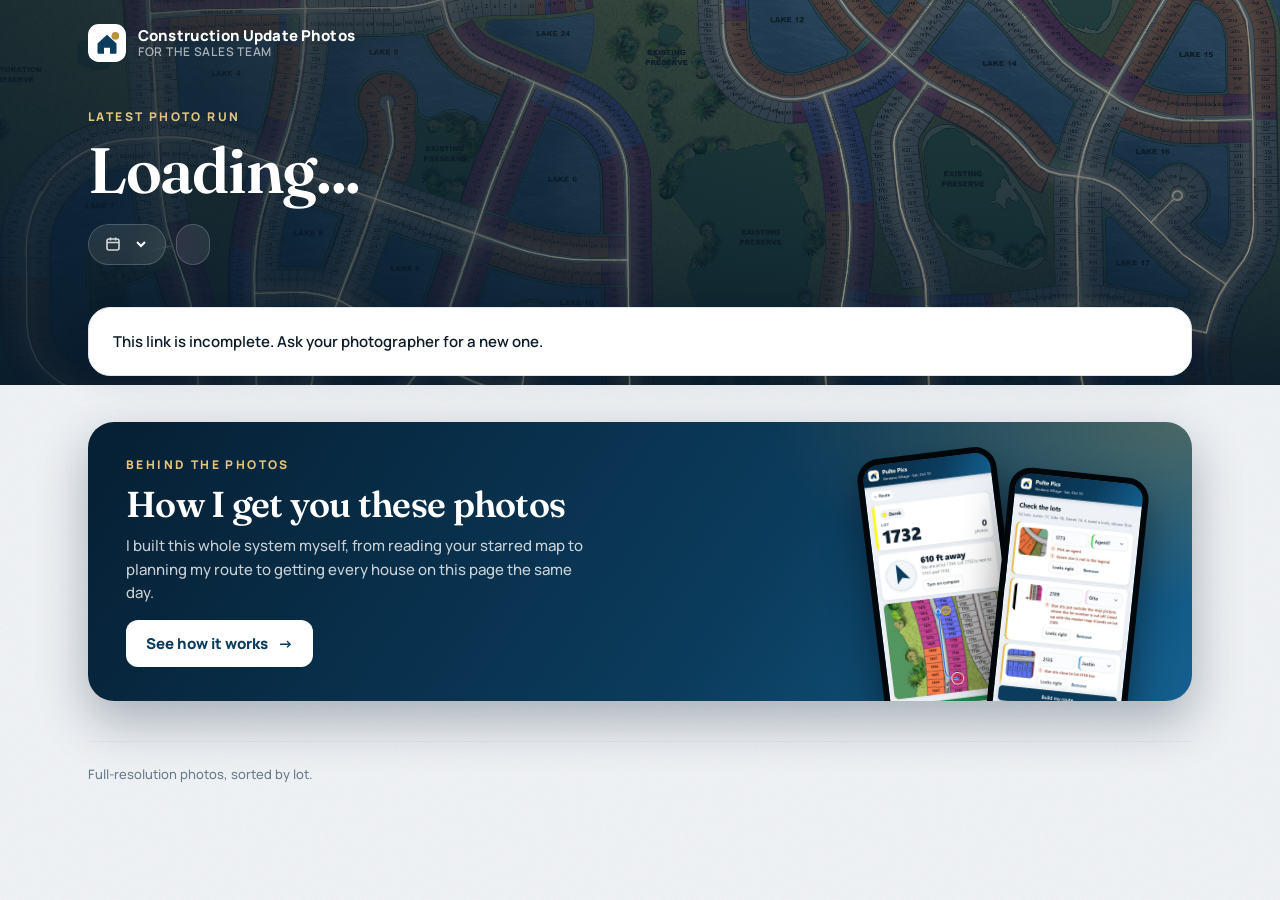
<file: docs/team.html>
<!doctype html>
<html lang="en">
<head>
<meta charset="utf-8">
<meta name="viewport" content="width=device-width, initial-scale=1">
<meta name="robots" content="noindex">
<meta name="referrer" content="no-referrer">
<title>Update Photos</title>
<link rel="preconnect" href="https://fonts.googleapis.com">
<link rel="preconnect" href="https://fonts.gstatic.com" crossorigin>
<link rel="stylesheet" href="https://fonts.googleapis.com/css2?family=Fraunces:opsz,wght@9..144,500;9..144,600;9..144,700&family=Manrope:wght@500;600;700;800&display=swap">
<style>
/* Layout: a dark aerial-map masthead, then white cards on porcelain; serif numerals carry the premium feel */
:root {
  --ink: #0f1d2a; --ink-2: #33475a; --muted: #6a7b8b; --line: #e3e8ee; --porcelain: #f2f4f7; --white: #ffffff;
  --navy: #0b3c5d; --night: #071a2a; --gold: #b8913a; --gold-soft: #f6efdc; --good: #1d7f4b; --good-soft: #e5f4eb;
  --display: "Fraunces", Georgia, "Times New Roman", serif;
  --ui: "Manrope", -apple-system, BlinkMacSystemFont, "Segoe UI", sans-serif;
  --shadow: 0 1px 2px rgba(15, 29, 42, .04), 0 10px 30px rgba(15, 29, 42, .07);
  --shadow-lift: 0 2px 4px rgba(15, 29, 42, .05), 0 22px 48px rgba(15, 29, 42, .14);
}
* { box-sizing: border-box; }
html { -webkit-text-size-adjust: 100%; }
body { margin: 0; background: var(--porcelain); color: var(--ink); font: 500 15px/1.55 var(--ui); -webkit-font-smoothing: antialiased; }
a { color: inherit; }
img { max-width: 100%; }
.hide { display: none !important; }
.visually-hidden { position: absolute; width: 1px; height: 1px; overflow: hidden; clip: rect(0 0 0 0); }
.wrap { max-width: 1160px; margin: 0 auto; padding-inline: 28px; }
:focus-visible { outline: 3px solid rgba(184, 145, 58, .55); outline-offset: 2px; }
@media (prefers-reduced-motion: reduce) { * { transition: none !important; animation: none !important; } }

/* ---------- masthead ---------- */
.mast { position: relative; color: #fff; background: var(--night); overflow: hidden; padding-block: 24px 120px; }
.mast::before { content: ""; position: absolute; inset: -20px; background: url(map.jpg) center 40% / cover no-repeat; filter: saturate(.55) blur(1px); opacity: .42; transform: scale(1.04); }
.mast::after { content: ""; position: absolute; inset: 0; background: linear-gradient(180deg, rgba(7, 26, 42, .62) 0%, rgba(7, 26, 42, .82) 55%, rgba(7, 26, 42, .97) 100%), radial-gradient(900px 340px at 18% 0%, rgba(184, 145, 58, .18), transparent 70%); }
.mast .wrap { position: relative; z-index: 1; }
.topbar { display: flex; align-items: center; gap: 12px; }
.logo { width: 38px; height: 38px; flex: none; }
.brandname { font-weight: 800; letter-spacing: .01em; line-height: 1.15; }
.brandname small { display: block; font-weight: 600; font-size: 12px; color: rgba(255, 255, 255, .62); letter-spacing: .06em; text-transform: uppercase; }
.mast .eyebrow { margin-top: 46px; font-size: 12px; font-weight: 800; letter-spacing: .2em; text-transform: uppercase; color: #e2c47f; }
.mast h1 { font: 600 clamp(38px, 6vw, 64px)/1.02 var(--display); letter-spacing: -.02em; margin: 10px 0 22px; text-wrap: balance; }
.meta { display: flex; gap: 10px; flex-wrap: wrap; }
.glass { display: inline-flex; align-items: center; gap: 8px; padding: 9px 16px; border-radius: 99px; background: rgba(255, 255, 255, .09); border: 1px solid rgba(255, 255, 255, .18); -webkit-backdrop-filter: blur(10px); backdrop-filter: blur(10px); font-size: 14px; font-weight: 600; white-space: nowrap; }
.glass select { font: inherit; color: #fff; background: transparent; border: 0; cursor: pointer; padding: 0; }
.glass select option { color: var(--ink); }
.glass b { color: #e9cd8a; }
.glass svg { width: 16px; height: 16px; opacity: .8; }

main { margin-top: -78px; position: relative; z-index: 2; padding-bottom: 70px; }
.card { background: var(--white); border: 1px solid var(--line); border-radius: 22px; box-shadow: var(--shadow); }
.muted { color: var(--muted); }
#msg { padding: 22px 24px; font-weight: 600; }
.banner { display: flex; gap: 14px; align-items: center; padding: 16px 20px; margin-bottom: 22px; }
.banner .ico { width: 36px; height: 36px; border-radius: 50%; background: var(--gold-soft); color: var(--gold); display: flex; align-items: center; justify-content: center; flex: none; font-weight: 800; }

/* ---------- buttons ---------- */
button, .btn { font: 700 14px/1 var(--ui); cursor: pointer; border: 1px solid var(--line); background: var(--white); color: var(--ink); border-radius: 12px; padding: 11px 16px; text-decoration: none; display: inline-flex; align-items: center; justify-content: center; gap: 8px; transition: background .15s, border-color .15s, box-shadow .15s, transform .1s; white-space: nowrap; }
button:hover, .btn:hover { border-color: #c4ced8; background: #fafbfc; }
button:active, .btn:active { transform: translateY(1px); }
.primary { background: var(--navy) !important; border-color: var(--navy) !important; color: #fff !important; box-shadow: 0 6px 16px rgba(11, 60, 93, .25); }
.primary:hover { background: #0e4a73 !important; }
button:disabled { opacity: .6; cursor: default; }
button svg, .btn svg { width: 16px; height: 16px; flex: none; }

/* ---------- leaderboard ---------- */
.section-head { display: flex; align-items: baseline; justify-content: space-between; gap: 12px; margin: 0 4px 16px; color: #fff; flex-wrap: wrap; }
.section-head h2 { font: 600 22px/1.2 var(--display); margin: 0; }
.section-head span { font-size: 13px; color: rgba(255, 255, 255, .7); }
.people { display: grid; grid-template-columns: repeat(auto-fit, minmax(290px, 1fr)); gap: 20px; }
.person { position: relative; text-align: left; display: grid; gap: 18px; width: 100%; padding: 24px; border-radius: 24px; border: 1px solid var(--line); background: var(--white); box-shadow: var(--shadow); transition: transform .2s, box-shadow .2s; font: inherit; color: inherit; cursor: pointer; white-space: normal; align-items: stretch; justify-content: stretch; line-height: 1.4; }
.person:hover { transform: translateY(-5px); box-shadow: var(--shadow-lift); background: var(--white); }
.person .top { display: flex; align-items: center; gap: 14px; }
.avatar { width: 56px; height: 56px; border-radius: 50%; background: var(--c); color: var(--ink); font: 600 22px/1 var(--display); display: flex; align-items: center; justify-content: center; flex: none; box-shadow: 0 0 0 4px var(--white), 0 0 0 5px var(--line); }
.person .name { font: 600 25px/1.1 var(--display); letter-spacing: -.01em; }
.person .rank { font-size: 12px; font-weight: 800; letter-spacing: .14em; text-transform: uppercase; color: var(--muted); }
.person .rank.first { color: var(--gold); }
.crown { position: absolute; top: 22px; right: 22px; display: inline-flex; align-items: center; gap: 6px; padding: 6px 12px; border-radius: 99px; background: var(--gold-soft); color: #8a6a1f; font-size: 12px; font-weight: 800; letter-spacing: .02em; }
.person .middle { display: grid; grid-template-columns: 1fr auto; align-items: center; gap: 14px; }
.person .big { font: 600 64px/.9 var(--display); letter-spacing: -.03em; font-variant-numeric: lining-nums; }
.person .big small { display: block; font: 700 13px/1.4 var(--ui); color: var(--muted); letter-spacing: .02em; margin-top: 8px; }
.ring { position: relative; width: 92px; height: 92px; }
.ring svg { width: 92px; height: 92px; transform: rotate(-90deg); }
.ring circle { fill: none; stroke-width: 8; }
.ring .track { stroke: #edf1f4; }
.ring .fill { stroke: var(--good); stroke-linecap: round; transition: stroke-dashoffset .6s; }
.ring span { position: absolute; inset: 0; display: flex; flex-direction: column; align-items: center; justify-content: center; font: 600 20px/1 var(--display); }
.ring span small { font: 700 10px/1.3 var(--ui); color: var(--muted); letter-spacing: .08em; text-transform: uppercase; margin-top: 3px; }
.facts { display: grid; grid-template-columns: repeat(3, 1fr); border-top: 1px solid var(--line); padding-top: 16px; }
.facts div { font-size: 12px; font-weight: 700; color: var(--muted); letter-spacing: .02em; }
.facts div + div { border-left: 1px solid var(--line); padding-left: 14px; }
.facts b { display: block; font: 600 22px/1.15 var(--display); color: var(--ink); font-variant-numeric: tabular-nums; }
.person .go { display: flex; justify-content: space-between; align-items: center; font-weight: 800; color: var(--navy); }
.person .go i { font-style: normal; width: 34px; height: 34px; border-radius: 50%; background: var(--porcelain); display: flex; align-items: center; justify-content: center; transition: background .2s, color .2s; }
.person:hover .go i { background: var(--navy); color: #fff; }
.footnote { margin: 18px 6px 0; font-size: 13px; }

/* ---------- one agent ---------- */
.bar { position: sticky; top: 12px; z-index: 5; display: flex; gap: 12px; align-items: center; flex-wrap: wrap; padding: 12px 14px; border-radius: 20px; background: rgba(255, 255, 255, .92); -webkit-backdrop-filter: blur(14px); backdrop-filter: blur(14px); }
.bar .who { display: flex; align-items: center; gap: 12px; font: 600 24px/1.1 var(--display); }
.bar .avatar { width: 42px; height: 42px; font-size: 17px; box-shadow: 0 0 0 3px var(--white), 0 0 0 4px var(--line); }
.grow { flex: 1; min-width: 0; }
.seg { display: inline-flex; background: var(--porcelain); border-radius: 13px; padding: 4px; }
.seg button { border: 0; background: none; border-radius: 10px; font-size: 13px; padding: 8px 13px; color: var(--muted); box-shadow: none; }
.seg button.on { background: var(--white); color: var(--ink); box-shadow: 0 1px 4px rgba(15, 29, 42, .14); }
.search input { font: 600 14px/1 var(--ui); padding: 11px 14px 11px 36px; border: 1px solid var(--line); border-radius: 12px; width: 170px; color: var(--ink); background: #fafbfc url("data:image/svg+xml,%3Csvg xmlns='http://www.w3.org/2000/svg' width='16' height='16' fill='none' stroke='%236a7b8b' stroke-width='2'%3E%3Ccircle cx='7' cy='7' r='5'/%3E%3Cpath d='m11 11 4 4'/%3E%3C/svg%3E") no-repeat 12px center; }
.search input:focus { outline: none; border-color: var(--navy); background-color: #fff; }
.tiles { display: grid; grid-template-columns: repeat(4, 1fr); gap: 14px; margin: 18px 0 8px; }
.tile { padding: 16px 18px; }
.tile b { display: block; font: 600 32px/1.05 var(--display); letter-spacing: -.02em; font-variant-numeric: tabular-nums; margin-top: 4px; }
.tile span { font-size: 12px; font-weight: 800; letter-spacing: .1em; text-transform: uppercase; color: var(--muted); }
.tile .mini { height: 6px; border-radius: 99px; background: #edf1f4; overflow: hidden; margin-top: 10px; }
.tile .mini i { display: block; height: 100%; background: var(--good); border-radius: 99px; }
.label { font-size: 12px; font-weight: 800; letter-spacing: .14em; text-transform: uppercase; color: var(--muted); margin: 30px 6px 12px; }

.lot { display: grid; grid-template-columns: minmax(0, 46%) minmax(0, 1fr); overflow: hidden; margin-top: 18px; border-radius: 24px; }
.cover { position: relative; border: 0; padding: 0; border-radius: 0; background: #e6ebf0; display: block; min-height: 300px; cursor: zoom-in; box-shadow: none; }
.cover img { position: absolute; inset: 0; width: 100%; height: 100%; object-fit: cover; transition: transform .5s; }
.cover:hover img { transform: scale(1.03); }
.cover .count { position: absolute; left: 14px; bottom: 14px; padding: 6px 12px; border-radius: 99px; background: rgba(7, 26, 42, .72); color: #fff; font-size: 12px; font-weight: 700; -webkit-backdrop-filter: blur(6px); backdrop-filter: blur(6px); }
.body { padding: 24px 26px; display: flex; flex-direction: column; gap: 16px; min-width: 0; }
.lothead { display: flex; justify-content: space-between; gap: 12px; align-items: flex-start; }
.lotno { font-size: 12px; font-weight: 800; letter-spacing: .16em; text-transform: uppercase; color: var(--muted); }
.lotno b { display: block; font: 600 46px/1 var(--display); color: var(--ink); letter-spacing: -.02em; text-transform: none; margin-top: 4px; }
.status { display: inline-flex; align-items: center; gap: 6px; padding: 7px 12px; border-radius: 99px; font-size: 12px; font-weight: 800; background: var(--gold-soft); color: #8a6a1f; white-space: nowrap; }
.status.sent { background: var(--good-soft); color: var(--good); }
.flags { display: flex; gap: 6px; flex-wrap: wrap; margin-top: 10px; }
.flag { display: inline-flex; align-items: center; gap: 5px; padding: 5px 10px; border-radius: 99px; font-size: 12px; font-weight: 800; }
.flag.up { background: #fff4d9; color: #8a6a1f; }
.flag.new { background: #e6f0f8; color: var(--navy); }
.live { display: inline-flex; align-items: center; gap: 6px; }
.live::before { content: ""; width: 8px; height: 8px; border-radius: 50%; background: #4cd38a; box-shadow: 0 0 0 4px rgba(76, 211, 138, .2); animation: blink 2s infinite; }
@keyframes blink { 50% { opacity: .35; } }
.stepper { display: grid; gap: 8px; }
.stepper .steps { display: grid; grid-template-columns: repeat(9, 1fr); gap: 4px; }
.stepper i { height: 6px; border-radius: 3px; background: #e8edf2; }
.stepper i.on { background: var(--navy); }
.stepper i.at { background: var(--gold); }
.stepper .cap { display: flex; justify-content: space-between; gap: 10px; font-size: 13px; color: var(--muted); }
.stepper .cap b { color: var(--ink); }
.quote { position: relative; padding: 16px 18px 16px 46px; background: var(--porcelain); border-radius: 16px; font-size: 15px; color: var(--ink-2); }
.quote::before { content: "\201C"; position: absolute; left: 14px; top: 4px; font: 600 48px/1 var(--display); color: var(--gold); }
.quote .q { display: block; font-size: 11px; font-weight: 800; letter-spacing: .14em; text-transform: uppercase; color: var(--muted); margin-bottom: 3px; }
.quote button { margin-top: 10px; padding: 8px 12px; font-size: 13px; }
.acts { display: flex; gap: 8px; flex-wrap: wrap; margin-top: auto; }
label.tick { display: inline-flex; gap: 8px; align-items: center; font-weight: 700; font-size: 14px; cursor: pointer; padding: 10px 14px; border: 1px solid var(--line); border-radius: 12px; background: var(--white); white-space: nowrap; }
label.tick input { width: 18px; height: 18px; accent-color: var(--good); margin: 0; }
.lot.sent label.tick { background: var(--good-soft); border-color: #c3e3cf; color: var(--good); }
.strip { grid-column: 1 / -1; display: grid; grid-template-columns: repeat(auto-fill, minmax(118px, 1fr)); gap: 8px; padding: 0 26px 24px; }
.strip button { padding: 0; border: 0; border-radius: 12px; overflow: hidden; aspect-ratio: 4 / 3; background: #e6ebf0; box-shadow: none; cursor: zoom-in; display: block; }
.strip img { width: 100%; height: 100%; object-fit: cover; display: block; transition: transform .3s; }
.strip button:hover img { transform: scale(1.06); }
.coming { display: grid; grid-template-columns: repeat(auto-fill, minmax(170px, 1fr)); gap: 10px; }
.coming div { padding: 14px 16px; border: 1px dashed #cfd8e1; border-radius: 16px; background: rgba(255, 255, 255, .6); }
.coming b { display: block; font: 600 22px/1.1 var(--display); }
.coming span { font-size: 12px; font-weight: 700; color: var(--muted); }

/* the way into the "how it works" page */
.story { position: relative; display: grid; grid-template-columns: minmax(0, 1fr) 300px; align-items: center; gap: 24px; margin-top: 46px; padding: 34px 38px 0; border-radius: 26px; overflow: hidden; text-decoration: none; color: #fff; background: radial-gradient(600px 260px at 100% 0%, rgba(184, 145, 58, .35), transparent 70%), linear-gradient(125deg, #061f33, var(--navy) 60%, #14608f); box-shadow: 0 20px 50px rgba(7, 26, 42, .3); transition: transform .25s, box-shadow .25s; }
.story:hover { transform: translateY(-4px); box-shadow: 0 28px 64px rgba(7, 26, 42, .38); }
.story-text { display: grid; gap: 10px; padding-bottom: 34px; }
.story-eyebrow { font-size: 12px; font-weight: 800; letter-spacing: .2em; text-transform: uppercase; color: #e2c47f; }
.story b { font: 600 clamp(26px, 3.4vw, 36px)/1.1 var(--display); letter-spacing: -.02em; }
.story-text > span:not(.story-eyebrow):not(.story-go) { color: rgba(255, 255, 255, .78); max-width: 52ch; }
.story-go { display: inline-flex; align-items: center; gap: 10px; margin-top: 6px; justify-self: start; padding: 12px 20px; border-radius: 12px; background: #fff; color: var(--navy); font-weight: 800; }
.story-go i { font-style: normal; transition: transform .2s; }
.story:hover .story-go i { transform: translateX(4px); }
.story-phones { position: relative; height: 230px; align-self: end; }
.story-phones img { position: absolute; bottom: -40px; width: 140px; border-radius: 22px; border: 6px solid #02070b; box-shadow: 0 20px 40px rgba(0, 0, 0, .45); }
.story-phones img:first-child { left: 18px; transform: rotate(-7deg); }
.story-phones img:last-child { right: 18px; bottom: -60px; transform: rotate(6deg); }
@media (max-width: 760px) {
  .story { grid-template-columns: 1fr; padding: 26px 22px 0; }
  .story-phones { height: 170px; }
  .story-phones img { width: 116px; }
}
/* ---------- finish: texture, loading, motion ---------- */
/* a fine paper grain over the porcelain background */
body { background-color: var(--porcelain); background-image: url("data:image/svg+xml,%3Csvg xmlns='http://www.w3.org/2000/svg' width='180' height='180'%3E%3Cfilter id='n'%3E%3CfeTurbulence type='fractalNoise' baseFrequency='.9' numOctaves='3' stitchTiles='stitch'/%3E%3CfeColorMatrix values='0 0 0 0 .06 0 0 0 0 .11 0 0 0 0 .16 0 0 0 .55 0'/%3E%3C/filter%3E%3Crect width='180' height='180' filter='url(%23n)' opacity='.09'/%3E%3C/svg%3E"); }
/* the aerial map drifts slowly behind the header */
.mast::before { animation: drift 38s ease-in-out infinite alternate; }
@keyframes drift { from { transform: scale(1.04) translate(0, 0); } to { transform: scale(1.12) translate(-2%, -1.5%); } }
/* thin gold bar across the top while photos load */
#loadbar { position: fixed; left: 0; right: 0; top: 0; height: 3px; z-index: 60; overflow: hidden; pointer-events: none; }
#loadbar i { position: absolute; top: 0; bottom: 0; width: 35%; background: linear-gradient(90deg, transparent, var(--gold), #e9cd8a, transparent); animation: sweep 1.1s ease-in-out infinite; }
@keyframes sweep { from { left: -35%; } to { left: 100%; } }
/* placeholder cards in the shape of the real ones */
.skeleton { display: grid; grid-template-columns: repeat(auto-fit, minmax(290px, 1fr)); gap: 20px; margin-top: 46px; }
.skeleton div { height: 330px; border-radius: 24px; background: linear-gradient(100deg, #ffffff 30%, #f1f4f7 50%, #ffffff 70%) 0 0 / 300% 100%; border: 1px solid var(--line); box-shadow: var(--shadow); animation: shimmer 1.3s linear infinite; }
@keyframes shimmer { from { background-position: 100% 0; } to { background-position: 0 0; } }
/* cards rise in one after another */
.rise { animation: rise .6s cubic-bezier(.2, .75, .2, 1) both; animation-delay: calc(var(--i, 0) * 70ms); }
@keyframes rise { from { opacity: 0; transform: translateY(18px); } to { opacity: 1; transform: none; } }
/* photos fade in as they arrive, over a plain placeholder (no moving shimmer: it kept every unseen photo box animating) */
.cover, .strip button { background: #e6ebf0; }
.cover img, .strip img { opacity: 0; transition: opacity .5s ease, transform .5s; }
.cover img.in, .strip img.in { opacity: 1; }
.lot:hover { box-shadow: 0 2px 4px rgba(15, 29, 42, .05), 0 18px 40px rgba(15, 29, 42, .1); }
.lot { transition: box-shadow .25s; }
@media (prefers-reduced-motion: reduce) {
  .mast::before, #loadbar i, .skeleton div, .rise, .cover, .strip button { animation: none !important; }
  .cover img, .strip img { opacity: 1; }
}

/* ---------- welcome / passcode ---------- */
#gate { position: fixed; inset: 0; z-index: 80; display: flex; align-items: center; justify-content: center; padding: 24px 16px; color: #fff; background: var(--night); overflow: auto; }
#gate::before { content: ""; position: absolute; inset: -30px; background: url(map.jpg) center / cover no-repeat; opacity: .35; filter: saturate(.6) blur(2px); animation: drift 38s ease-in-out infinite alternate; }
#gate::after { content: ""; position: absolute; inset: 0; background: radial-gradient(700px 420px at 50% 30%, rgba(184, 145, 58, .25), transparent 70%), linear-gradient(180deg, rgba(7, 26, 42, .6), rgba(7, 26, 42, .95)); }
#gate.leaving { animation: gate-out .6s cubic-bezier(.6, 0, .2, 1) forwards; }
@keyframes gate-out { to { opacity: 0; transform: scale(1.04); visibility: hidden; } }
.gate-card { position: relative; z-index: 1; width: 100%; max-width: 440px; text-align: center; padding: 38px 30px 32px; border-radius: 28px; background: rgba(255, 255, 255, .07); border: 1px solid rgba(255, 255, 255, .16); -webkit-backdrop-filter: blur(18px); backdrop-filter: blur(18px); box-shadow: 0 40px 90px rgba(0, 0, 0, .45); }
.gate-card > * { animation: rise .7s cubic-bezier(.2, .75, .2, 1) both; }
.gate-card > :nth-child(2) { animation-delay: .12s; } .gate-card > :nth-child(3) { animation-delay: .22s; } .gate-card > :nth-child(4) { animation-delay: .32s; } .gate-card > :nth-child(5) { animation-delay: .42s; } .gate-card > :nth-child(6) { animation-delay: .52s; }
.gate-logo { width: 64px; height: 64px; margin: 0 auto 18px; animation: pop .8s cubic-bezier(.2, 1.4, .3, 1) both !important; filter: drop-shadow(0 10px 24px rgba(184, 145, 58, .45)); }
@keyframes pop { from { opacity: 0; transform: scale(.5) rotate(-12deg); } to { opacity: 1; transform: none; } }
.gate-card .eyebrow { margin: 0; font-size: 12px; font-weight: 800; letter-spacing: .2em; text-transform: uppercase; color: #e2c47f; }
.gate-card h1 { font: 600 clamp(34px, 7vw, 44px)/1.05 var(--display); letter-spacing: -.02em; margin: 10px 0 12px; }
.gate-card p { color: rgba(255, 255, 255, .78); margin: 0 auto 24px; max-width: 34ch; }
.gate-card form { display: grid; gap: 12px; }
.gate-card input { font: 600 22px/1 var(--ui); letter-spacing: .25em; text-align: center; padding: 16px; border-radius: 16px; border: 1px solid rgba(255, 255, 255, .25); background: rgba(255, 255, 255, .1); color: #fff; outline: none; transition: border-color .2s, box-shadow .2s; }
.gate-card input::placeholder { color: rgba(255, 255, 255, .4); letter-spacing: .08em; font-size: 16px; }
.gate-card input:focus { border-color: #e2c47f; box-shadow: 0 0 0 4px rgba(226, 196, 127, .2); }
.gate-card button { padding: 16px; border-radius: 16px; border: 0; font-size: 16px; background: linear-gradient(135deg, #e2c47f, var(--gold)); color: var(--night); box-shadow: 0 12px 30px rgba(184, 145, 58, .35); }
.gate-card button:hover { background: linear-gradient(135deg, #ecd394, #c49d44); }
.gate-msg { min-height: 22px; font-size: 14px; font-weight: 700; color: #ffb4a8; }
.gate-note { font-size: 12px; color: rgba(255, 255, 255, .5); margin-top: 6px; }
.shake { animation: shake .45s !important; }
@keyframes shake { 20%, 60% { transform: translateX(-9px); } 40%, 80% { transform: translateX(9px); } }
.unlocked .gate-logo { animation: none !important; }
@media (prefers-reduced-motion: reduce) { #gate::before, .gate-card > *, .gate-logo { animation: none !important; } #gate.leaving { animation-duration: .01s; } }

/* ---------- header art: the aerial map, the real street network glowing gold over it, and light moving along the streets ---------- */
.mast::before, .mast::after, #gate::before, #gate::after { content: none !important; }
.art { position: absolute; inset: -24px; animation: drift 38s ease-in-out infinite alternate; pointer-events: none; }
.art i { position: absolute; inset: 0; background: center 40% / cover no-repeat; }
.art .photo { background-image: url(map.jpg); opacity: .62; filter: saturate(.8); }
.art .shade { background: linear-gradient(180deg, rgba(7, 26, 42, .5) 0%, rgba(7, 26, 42, .7) 55%, rgba(7, 26, 42, .97) 100%), linear-gradient(90deg, rgba(7, 26, 42, .62), rgba(7, 26, 42, 0) 62%), radial-gradient(900px 340px at 18% 0%, rgba(184, 145, 58, .16), transparent 70%); }
.art .streets { background-image: url(streets.png); opacity: .6; mix-blend-mode: screen; -webkit-mask-image: linear-gradient(90deg, rgba(0, 0, 0, .18), rgba(0, 0, 0, .9) 60%); mask-image: linear-gradient(90deg, rgba(0, 0, 0, .18), rgba(0, 0, 0, .9) 60%); }
.art .sweep { overflow: hidden; -webkit-mask: url(streets.png) center 40% / cover no-repeat; mask: url(streets.png) center 40% / cover no-repeat; mix-blend-mode: screen; }
/* the band of light slides as one piece (a transform), which the graphics card moves without redrawing the page */
.art .sweep b { position: absolute; top: 0; bottom: 0; left: 0; width: 260%; background: linear-gradient(105deg, transparent 38%, rgba(255, 236, 190, .85) 50%, transparent 62%); will-change: transform; animation: sweep-streets 9s cubic-bezier(.45, 0, .55, 1) infinite; }
@keyframes sweep-streets { from { transform: translateX(-86.15%); } to { transform: translateX(24.6%); } }
@keyframes drift { from { transform: scale(1.04) translate(0, 0); } to { transform: scale(1.12) translate(-2%, -1.5%); } }
/* off screen: hold the drift and the light sweep where they are, and carry on when they come back into view */
.art.paused, .art.paused .sweep b { animation-play-state: paused; }
@media (prefers-reduced-motion: reduce) { .art, .art .sweep b { animation: none !important; } .art .sweep { display: none; } }

/* nothing photographed yet */
#msg .empty { display: flex; gap: 16px; align-items: center; }
.empty-ico { width: 52px; height: 52px; border-radius: 16px; background: var(--gold-soft); display: flex; align-items: center; justify-content: center; font-size: 24px; flex: none; }
#msg .empty b { display: block; font: 600 22px/1.2 var(--display); }
#msg .empty span:not(.empty-ico) { color: var(--muted); font-weight: 500; }
#msg { animation: rise .5s cubic-bezier(.2, .75, .2, 1) both; }

/* ---------- next run lots ---------- */
.tabs2 { display: flex; gap: 6px; margin: 18px 0 4px; padding: 5px; background: var(--white); border: 1px solid var(--line); border-radius: 16px; box-shadow: var(--shadow); width: fit-content; max-width: 100%; }
.tabs2 button { border: 0; background: none; border-radius: 11px; padding: 11px 18px; color: var(--muted); font-size: 14px; box-shadow: none; }
.tabs2 button.on { background: var(--navy); color: #fff; }
.next-head { display: flex; align-items: center; gap: 16px; padding: 20px 22px; margin-top: 18px; flex-wrap: wrap; }
.step-label { font-size: 12px; font-weight: 800; letter-spacing: .16em; text-transform: uppercase; color: var(--gold); }
.next-head h3 { font: 600 28px/1.15 var(--display); margin: 4px 0 6px; }
.next-head p { margin: 0; }
.lockpill { display: inline-flex; align-items: center; gap: 6px; font-weight: 800; font-size: 13px; padding: 5px 11px; border-radius: 99px; background: var(--good-soft); color: var(--good); }
.lockpill.locked { background: #fde9e7; color: #a4321f; }
.next-map { margin-top: 14px; padding: 10px; overflow: hidden; }
#next-map { position: relative; overflow: hidden; border-radius: 14px; background: #d9e6cf; }
#next-map img.base { position: absolute; left: 0; top: 0; max-width: none; transform-origin: 0 0; }
.npin { position: absolute; transform: translate(-50%, -50%); padding: 3px 7px; border-radius: 99px; font: 800 11px/1 var(--ui); color: var(--ink); background: var(--c); border: 1.5px solid rgba(15, 29, 42, .7); box-shadow: 0 2px 6px rgba(0, 0, 0, .25); white-space: nowrap; cursor: default; }
.npin.mine { z-index: 2; }
.npin { transition: transform .15s ease, box-shadow .15s ease; }
.npin:hover, .npin:focus { z-index: 20; transform: translate(-50%, -50%) scale(1.35); box-shadow: 0 0 0 3px #fff, 0 6px 16px rgba(0, 0, 0, .4); outline: none; cursor: pointer; }
.npin.flash { animation: flashpin 1.2s ease 2; }
@keyframes flashpin { 50% { transform: translate(-50%, -50%) scale(1.5); } }
.next-grid { display: grid; grid-template-columns: minmax(0, 340px) minmax(0, 1fr); gap: 16px; margin-top: 16px; align-items: start; }
.next-add, .next-list, .next-log { padding: 22px; }
.next-grid h4, .next-log h4 { font: 600 20px/1.2 var(--display); margin: 0 0 4px; }
.next-grid .muted { font-size: 14px; margin: 0 0 14px; }
#add-form { display: grid; gap: 10px; }
#add-form input, #add-form select { font: 600 16px/1 var(--ui); padding: 13px 14px; border: 1px solid var(--line); border-radius: 12px; background: #fafbfc; color: var(--ink); }
#add-form input { font-size: 20px; letter-spacing: .08em; }
#add-form input:focus, #add-form select:focus { outline: none; border-color: var(--navy); background: #fff; }
.add-msg { min-height: 22px; margin-top: 10px; font-size: 14px; font-weight: 700; }
.add-msg.ok { color: var(--good); } .add-msg.bad { color: #a4321f; }
#next-rows { display: grid; grid-template-columns: repeat(auto-fill, minmax(170px, 1fr)); gap: 8px; }
.nrow { display: flex; align-items: center; gap: 10px; padding: 10px 10px 10px 12px; border: 1px solid var(--line); border-radius: 14px; background: #fff; }
.nrow b { font: 600 20px/1 var(--display); }
.nrow .who-mini { display: flex; align-items: center; gap: 5px; font-size: 12px; color: var(--muted); font-weight: 700; }
.nrow .grow { min-width: 0; }
.nrow button { padding: 7px 10px; font-size: 12px; border-radius: 10px; }
.nrow button:hover { background: #fde9e7; border-color: #f2c4bd; color: #a4321f; }
.nrow.new { border-color: #c3dbef; background: #f4f9fd; }
.next-log { margin-top: 16px; }
.logline { display: flex; gap: 10px; align-items: baseline; padding: 9px 0; border-top: 1px solid var(--line); font-size: 14px; }
.logline:first-of-type { border-top: 0; }
.logline time { margin-left: auto; color: var(--muted); font-size: 12px; white-space: nowrap; }
.tag { font-size: 11px; font-weight: 800; padding: 3px 8px; border-radius: 99px; text-transform: uppercase; letter-spacing: .06em; }
.tag.add { background: var(--good-soft); color: var(--good); } .tag.remove { background: #fde9e7; color: #a4321f; } .tag.move { background: var(--gold-soft); color: #8a6a1f; }
.next-head .grow { flex: 1 1 280px; min-width: 0; }
@media (max-width: 760px) {
  .next-grid { grid-template-columns: 1fr; } .tabs2 { width: 100%; } .tabs2 button { flex: 1; padding: 11px 8px; }
  .next-list { order: -1; } /* on a phone your own lots come first, then the add form */
  .next-head h3 { font-size: 24px; }
  .nrow button { padding: 10px 14px; font-size: 14px; }
}

footer { margin-top: 40px; padding-top: 22px; border-top: 1px solid var(--line); font-size: 13px; color: var(--muted); display: flex; justify-content: space-between; gap: 10px; flex-wrap: wrap; }

/* ---------- photo viewer ---------- */
#viewer { position: fixed; inset: 0; z-index: 50; background: rgba(5, 12, 19, .96); display: grid; grid-template-rows: auto 1fr auto; color: #fff; }
#viewer .vtop { display: flex; align-items: center; gap: 12px; padding: 16px 20px; flex-wrap: wrap; }
#viewer .vtop b { font: 600 22px/1 var(--display); }
#viewer .vtop .cap { color: rgba(255, 255, 255, .65); }
#viewer .stage { display: flex; align-items: center; justify-content: center; min-height: 0; padding: 0 76px; }
#viewer .stage img { max-width: 100%; max-height: 100%; border-radius: 12px; box-shadow: 0 30px 80px rgba(0, 0, 0, .55); }
#viewer .nav { position: absolute; top: 50%; transform: translateY(-50%); width: 54px; height: 54px; border-radius: 50%; background: rgba(255, 255, 255, .1); color: #fff; border-color: transparent; font-size: 26px; padding: 0; }
#viewer .nav:hover { background: rgba(255, 255, 255, .2); }
#viewer .prev { left: 14px; } #viewer .next { right: 14px; }
#viewer .ghost { background: rgba(255, 255, 255, .1); color: #fff; border-color: rgba(255, 255, 255, .2); }
#viewer .turn { display: inline-flex; gap: 6px; align-items: center; }
#viewer .turn .ghost { min-width: 44px; font-size: 18px; padding: 9px 12px; }
#viewer .turn #v-flip { font-size: 13px; }
#viewer .save { background: linear-gradient(135deg, #e2c47f, var(--gold)); color: var(--night); border: 0; }
#viewer .stage img { transition: transform .3s cubic-bezier(.2, .75, .2, 1); }
#viewer .v-note { position: absolute; left: 50%; top: 78px; transform: translateX(-50%); z-index: 3; padding: 10px 16px; border-radius: 99px; background: rgba(29, 127, 75, .92); color: #fff; font-weight: 700; font-size: 14px; white-space: nowrap; }
#viewer .v-note.err { background: rgba(170, 50, 40, .95); }
/* delete a photo straight from the lot card */
.cover .del, .strip .del { position: absolute; top: 8px; right: 8px; width: 32px; height: 32px; border-radius: 50%; display: flex; align-items: center; justify-content: center; font-size: 15px; background: rgba(7, 26, 42, .72); color: #fff; opacity: 0; transition: opacity .2s, background .2s; cursor: pointer; }
.strip .del { top: 5px; right: 5px; width: 28px; height: 28px; font-size: 13px; }
.cover:hover .del, .strip button:hover .del, .del:focus { opacity: 1; }
.del:hover { background: #b3261e; }
@media (hover: none) { .cover .del, .strip .del { opacity: .9; } }
#viewer #v-trash:hover { background: #b3261e; border-color: #b3261e; }
#viewer .film { display: flex; gap: 8px; justify-content: center; padding: 14px 20px 20px; overflow-x: auto; }
#viewer .film button { padding: 0; width: 76px; height: 57px; border-radius: 8px; overflow: hidden; border: 2px solid transparent; opacity: .55; flex: none; background: #1b2a37; }
#viewer .film button.on { border-color: #e2c47f; opacity: 1; }
#viewer .film img { width: 100%; height: 100%; object-fit: cover; display: block; }

@media (max-width: 860px) {
  .lot { grid-template-columns: 1fr; }
  .cover { min-height: 0; aspect-ratio: 4 / 3; }
  .tiles { grid-template-columns: repeat(2, 1fr); }
}
@media (max-width: 600px) {
  .wrap { padding-inline: 16px; }
  .mast { padding-block: 18px 104px; }
  .mast .eyebrow { margin-top: 32px; }
  .person { padding: 20px; }
  .person .big { font-size: 54px; }
  .bar { top: 8px; }
  .bar .search { flex: 1 1 100%; order: 5; }
  .search input { width: 100%; }
  .body { padding: 20px; }
  .lotno b { font-size: 40px; }
  .strip { padding: 0 20px 20px; grid-template-columns: repeat(3, 1fr); }
  .acts > * { flex: 1; }
  #viewer .stage { padding: 0 12px; }
  #viewer .nav { top: auto; bottom: 92px; transform: none; }
}
</style>
</head>
<body>
<div id="loadbar" class="hide" aria-hidden="true"><i></i></div>
<div id="gate" class="hide" role="dialog" aria-labelledby="gate-title">
  <div class="art" aria-hidden="true"><i class="photo"></i><i class="shade"></i><i class="streets"></i><i class="sweep"><b></b></i></div>
  <div class="gate-card">
    <svg class="gate-logo" viewBox="0 0 32 32" aria-hidden="true"><rect width="32" height="32" rx="9" fill="#fff"/><path d="M8 16.5 16 9l8 7.5V24a1 1 0 0 1-1 1h-4.5v-5h-5v5H9a1 1 0 0 1-1-1z" fill="#0b3c5d"/><circle cx="23" cy="10" r="3.2" fill="#b8913a"/></svg>
    <div class="eyebrow">Verdana Village update photos</div>
    <h1 id="gate-title">Welcome, Pulte agents!</h1>
    <p>Please enter the one-time passcode I gave you. It saves on this device, so you'll only need to do this once.</p>
    <form id="gate-form" autocomplete="off">
      <label for="gate-pass" class="visually-hidden">Passcode</label>
      <input id="gate-pass" type="text" inputmode="text" autocapitalize="off" autocorrect="off" spellcheck="false" placeholder="Passcode" required>
      <button type="submit" id="gate-go">Unlock my photos</button>
      <div class="gate-msg" id="gate-msg" role="alert"></div>
    </form>
    <div class="gate-note">Questions? Text Andrew.</div>
  </div>
</div>
<div class="mast"><div class="art" aria-hidden="true"><i class="photo"></i><i class="shade"></i><i class="streets"></i><i class="sweep"><b></b></i></div><div class="wrap">
  <div class="topbar">
    <svg class="logo" viewBox="0 0 32 32" aria-hidden="true"><rect width="32" height="32" rx="9" fill="#fff"/><path d="M8 16.5 16 9l8 7.5V24a1 1 0 0 1-1 1h-4.5v-5h-5v5H9a1 1 0 0 1-1-1z" fill="#0b3c5d"/><circle cx="23" cy="10" r="3.2" fill="#b8913a"/></svg>
    <div class="brandname">Construction Update Photos<small>For the sales team</small></div>
  </div>
  <div class="eyebrow" id="rundate">Latest photo run</div>
  <h1 id="community">Loading...</h1>
  <div class="meta">
    <span class="glass" id="run-chip"><svg viewBox="0 0 16 16" fill="none" stroke="currentColor" stroke-width="1.6" aria-hidden="true"><rect x="2" y="3" width="12" height="11" rx="2"/><path d="M2 6.5h12M5.5 1.5v3m5-3v3"/></svg><label for="date" class="visually-hidden">Photo run</label><select id="date"></select></span>
    <span class="glass" id="expires"></span>
    <span class="glass hide" id="next"></span>
  </div>
</div></div>

<main><div class="wrap">
  <div id="msg" class="card hide"></div>
  <div class="skeleton" id="skeleton" aria-label="Loading the latest photos"><div></div><div></div><div></div></div>
  <div id="banner" class="card banner hide"><span class="ico">!</span><span id="banner-text"></span></div>

  <!-- landing: click your name -->
  <section id="home" class="hide">
    <div class="section-head"><h2>Choose your name</h2><span id="home-sub">Ranked by homes in this photo run</span></div>
    <div class="people" id="people"></div>
    <p class="muted footnote" id="home-foot">The ring fills as each agent marks their customer updates sent.</p>
  </section>

  <!-- one agent's lots -->
  <section id="agent" class="hide">
    <div class="card bar">
      <button id="back">&larr; Everyone</button>
      <div class="who grow"><span class="avatar" id="who-dot"></span><span id="who"></span></div>
      <div class="seg" id="filter">
        <button data-f="all" class="on">All</button><button data-f="todo">To send</button><button data-f="done">Sent</button>
      </div>
      <div class="search"><input id="find" inputmode="numeric" placeholder="Find a lot" aria-label="Find a lot"></div>
      <a class="btn" id="drive" target="_blank" rel="noopener">All in Drive</a>
    </div>
    <div class="tabs2" id="agent-tabs" role="tablist">
      <button data-tab="photos" class="on" role="tab">Photos from this run</button>
      <button data-tab="next" role="tab">Next run lots</button>
    </div>
    <div id="tab-photos">
      <div class="tiles" id="tiles"></div>
      <div id="lots"></div>
    </div>
    <div id="tab-next" class="hide">
      <div class="card next-head">
        <div class="grow">
          <span class="step-label">Next photo run</span>
          <h3 id="next-title">Lots for the next run</h3>
          <p class="muted" id="next-status"></p>
        </div>
        <div class="seg" id="next-who"><button data-w="me" class="on">Mine</button><button data-w="all">Everyone</button></div>
      </div>
      <div class="card next-map"><div id="next-map"><div class="muted" style="padding:18px">Loading the map...</div></div></div>
      <div class="next-grid">
        <div class="card next-add">
          <h4>Add a lot</h4>
          <p class="muted">New homes to photograph next run. You can add a lot for anyone.</p>
          <form id="add-form" autocomplete="off">
            <label for="add-lot" class="visually-hidden">Lot number</label>
            <input id="add-lot" inputmode="numeric" placeholder="Lot number" maxlength="5">
            <label for="add-agent" class="visually-hidden">Whose lot</label>
            <select id="add-agent"></select>
            <button class="primary" id="add-go" type="submit">Add lot</button>
          </form>
          <div class="add-msg" id="add-msg" role="status"></div>
        </div>
        <div class="card next-list">
          <h4 id="next-count">Lots</h4>
          <p class="muted">Remove a lot when it no longer needs photos. This run's photos are not affected.</p>
          <div id="next-rows"></div>
        </div>
      </div>
      <div class="card next-log"><h4>Recent changes</h4><div id="next-log"></div></div>
    </div>
  </section>

  <a class="story" id="story" href="about.html">
    <div class="story-text">
      <span class="story-eyebrow">Behind the photos</span>
      <b>How I get you these photos</b>
      <span>I built this whole system myself, from reading your starred map to planning my route to getting every house on this page the same day.</span>
      <span class="story-go">See how it works <i>&rarr;</i></span>
    </div>
    <div class="story-phones" aria-hidden="true"><img src="about/find.jpg" alt=""><img src="about/star.jpg" alt=""></div>
  </a>

  <footer><span>Full-resolution photos, sorted by lot.</span><span id="foot-run"></span></footer>
</div></main>

<div id="viewer" class="hide" role="dialog" aria-label="Photo viewer">
  <div class="vtop"><b id="v-title"></b><span class="grow cap" id="v-cap"></span>
    <span class="turn" role="group" aria-label="Turn this photo">
      <button class="ghost" id="v-left" title="Turn left (L)" aria-label="Turn left">&#8634;</button>
      <button class="ghost" id="v-flip" title="Flip upside down (F)">180&deg;</button>
      <button class="ghost" id="v-right" title="Turn right (R)" aria-label="Turn right">&#8635;</button>
      <button class="save hide" id="v-save">Save rotation</button>
    </span>
    <button class="ghost" id="v-trash" title="Delete this photo">Delete</button>
    <a class="btn ghost" id="v-dl">Download full size</a><button class="ghost" id="v-close">Close</button></div>
  <div class="v-note hide" id="v-note"></div>
  <div class="stage"><img id="v-img" alt=""></div>
  <div class="film" id="v-film"></div>
  <button class="nav prev" id="v-prev" aria-label="Previous photo">&lsaquo;</button>
  <button class="nav next" id="v-next" aria-label="Next photo">&rsaquo;</button>
</div>

<script>
'use strict';
const $ = sel => document.querySelector(sel);
const esc = s => String(s == null ? '' : s).replace(/[&<>"']/g, c => ({ '&': '&amp;', '<': '&lt;', '>': '&gt;', '"': '&quot;', "'": '&#39;' }[c]));
const STAGES = ['Lot prep', 'Foundation', 'Walls going up', 'Roof on', 'Exterior finish', 'Drywall', 'Interior finishes', 'Final touches', 'Complete'];
const params = new URLSearchParams(location.search);
const backend = params.get('u'), key = params.get('k');
const thumb = (id, w) => 'https://drive.google.com/thumbnail?id=' + encodeURIComponent(id) + '&sz=w' + w;
let view = null;          // what the server sent
let me = '';              // agent being viewed
let filter = 'all';
let shown = { lot: '', files: [], i: 0 };

const savedPass = {
  get() { try { return localStorage.getItem('teampass') || ''; } catch (e) { return ''; } },
  set(v) { try { localStorage.setItem('teampass', v); } catch (e) { /* private browsing: asked again next visit */ } },
};
let pass = savedPass.get();

const remember = { get() { try { return localStorage.getItem('me') || ''; } catch (e) { return ''; } }, set(v) { try { localStorage.setItem('me', v); } catch (e) {} } };
const longDate = d => new Date(d + 'T12:00:00').toLocaleDateString(undefined, { weekday: 'long', month: 'long', day: 'numeric' });

async function call(action, body) {
  const res = await fetch(backend, { method: 'POST', body: JSON.stringify(Object.assign({ action: action, key: key, pass: pass }, body)) });
  const out = await res.json();
  if (!out.ok) throw new Error(out.error);
  return out;
}

async function copyText(text, btn) {
  try { await navigator.clipboard.writeText(text); btn.textContent = 'Copied'; }
  catch (e) { btn.textContent = 'Select the text to copy'; }
}

/** Days until a date, counting today as 0. */
const daysUntil = d => Math.round((new Date(d + 'T12:00:00').getTime() - new Date(new Date().toDateString()).getTime() - 43200000) / 86400000);
const niceNext = d => new Date(d + 'T12:00:00').toLocaleDateString(undefined, { weekday: 'long', month: 'long', day: 'numeric' });
/** The countdown bubble, or '' when no future run is set. */
/** The next run date, never one that has passed: runs are every other Sunday, so step forward two weeks at a time. */
function upcoming(d) {
  if (!d) return '';
  const t = new Date(d + 'T12:00:00');
  while (daysUntil(t.toISOString().slice(0, 10)) < 0) t.setDate(t.getDate() + 14);
  return t.toISOString().slice(0, 10);
}

function nextRunText(d) {
  d = upcoming(d);
  if (!d) return '';
  const until = daysUntil(d);
  if (until < 0) return '';
  const short = new Date(d + 'T12:00:00').toLocaleDateString(undefined, { weekday: 'short', month: 'short', day: 'numeric' });
  return until === 0 ? '<b>Photo run today</b>' : `Next run in <b>${until} day${until === 1 ? '' : 's'}</b> · ${esc(short)}`;
}

const loading = on => {
  $('#loadbar').classList.toggle('hide', !on);
  if (!on) $('#skeleton').classList.add('hide');
};

async function load(date) {
  loading(true);
  $('#msg').classList.add('hide');
  try {
    if (!/^https:\/\/script\.google\.com\//.test(backend || '') || !key) throw new Error('This link is incomplete. Ask your photographer for a new one.');
    view = await call('teamView', { date: date });
    loading(false);
    const nextText = nextRunText(view.nextRun);
    $('#next').classList.toggle('hide', !nextText);
    $('#next').innerHTML = nextText;
    if (!view.run) {
      // the last run's photos have expired: everyone can still open their lots for the next run
      const list = await call('nextList', {}).catch(() => null);
      if (list) {
        nextData = list;
        const known = { Justin: '#46b1e1', Gita: '#f2cfee', Derek: '#ffff00' };
        let people = (view.agents || []).slice();
        if (!people.length) list.lots.forEach(p => { if (!people.some(a => a.name === p[1])) people.push({ name: p[1], color: known[p[1]] || '#cccccc' }); });
        view.run = { none: true, community: 'Verdana Village', date: '', inProgress: false, planned: 0, shot: 0,
          agents: people.map(a => ({ name: a.name, color: a.color, folderUrl: '', lots: [] })) };
      }
    }
    if (view.run && view.run.none) {
      $('#community').textContent = 'Verdana Village';
      $('#rundate').textContent = 'Lots for the next photo run';
      $('#run-chip').classList.add('hide');
      $('#expires').classList.add('hide');
      $('#banner').classList.add('hide');
      const saved = remember.get();
      if (view.run.agents.some(a => a.name === saved)) open(saved); else home();
      return;
    }
    if (!view.run) {
      // nothing photographed yet: no empty bubbles, just the countdown and a clear note
      $('#community').textContent = 'Verdana Village';
      $('#rundate').textContent = 'Update photos';
      $('#run-chip').classList.add('hide');
      $('#expires').classList.add('hide');
      $('#home').classList.add('hide'); $('#agent').classList.add('hide'); $('#banner').classList.add('hide');
      $('#msg').classList.remove('hide');
      $('#msg').innerHTML = `<div class="empty"><span class="empty-ico" aria-hidden="true">&#128247;</span><div><b>No photos yet</b><span>${nextText ? 'The next photo run is ' + esc(niceNext(upcoming(view.nextRun))) + '. Your homes show up here as they are photographed.' : 'Your homes show up here as they are photographed.'}</span></div></div>`;
      return;
    }
    $('#run-chip').classList.remove('hide');
    $('#expires').classList.remove('hide');
    $('#community').textContent = view.run.community;
    $('#rundate').textContent = 'Photos taken ' + longDate(view.run.date);
    $('#foot-run').textContent = view.run.community + ' · ' + longDate(view.run.date);
    $('#date').innerHTML = view.runs.map(r => `<option value="${esc(r.date)}" ${r.date === view.run.date ? 'selected' : ''}>${esc(new Date(r.date + 'T12:00:00').toLocaleDateString(undefined, { month: 'short', day: 'numeric', year: 'numeric' }))}${r.inProgress ? ' (in progress)' : ''}</option>`).join('');
    const left = view.expireDays - Math.floor((Date.now() - new Date(view.run.date + 'T12:00:00').getTime()) / 86400000);
    $('#expires').textContent = left > 0 ? 'Available ' + left + ' more day' + (left === 1 ? '' : 's') : 'Being removed soon';
    const newer = view.runs.find(r => r.inProgress && r.date > view.run.date);
    $('#banner').classList.toggle('hide', !view.run.inProgress && !newer);
    $('#banner').querySelector('.ico').className = view.run.inProgress ? 'ico live' : 'ico';
    $('#banner-text').textContent = view.run.inProgress
      ? 'This photo run is in progress: ' + view.run.shot + ' of ' + view.run.planned + ' homes photographed so far. The rest appear as they are taken.'
      : newer ? 'These are the last completed photos. The ' + longDate(newer.date) + ' run is in progress and shows here once it is finished.' : '';
    const saved = remember.get();
    if (view.run.agents.some(a => a.name === saved)) open(saved); else home();
  } catch (e) {
    loading(false);
    if (/^PASSCODE_/.test(e.message)) { showGate(e.message); return; }
    $('#msg').classList.remove('hide');
    $('#home').classList.add('hide'); $('#agent').classList.add('hide'); $('#banner').classList.add('hide');
    $('#msg').textContent = /owner token|Unknown action/.test(e.message) ? 'This page is being set up. Please try again shortly.' : e.message;
  }
}

/** The welcome screen that asks for the team passcode, once per device. */
function showGate(reason) {
  $('#gate').classList.remove('hide', 'leaving');
  document.body.style.overflow = 'hidden';
  const msg = $('#gate-msg');
  msg.textContent = /WRONG/.test(reason) && pass ? 'That passcode is not right. Check it and try again.' : /LOCKED/.test(reason) ? reason.replace(/^PASSCODE_LOCKED: /, '') : '';
  setTimeout(() => $('#gate-pass').focus(), 400);
}

$('#gate-form').addEventListener('submit', async e => {
  e.preventDefault();
  const tried = $('#gate-pass').value.trim();
  if (!tried) return;
  $('#gate-go').disabled = true;
  $('#gate-go').textContent = 'Checking...';
  pass = tried;
  try {
    view = await call('teamView', {});
    savedPass.set(tried);
    $('#gate').classList.add('leaving');
    document.body.style.overflow = '';
    setTimeout(() => $('#gate').classList.add('hide'), 650);
    load('');
  } catch (err) {
    pass = '';
    const card = $('.gate-card');
    card.classList.remove('shake'); void card.offsetWidth; card.classList.add('shake');
    $('#gate-msg').textContent = /LOCKED/.test(err.message) ? err.message.replace(/^PASSCODE_LOCKED: /, '') : /^PASSCODE_/.test(err.message) ? 'That passcode is not right. Check it and try again.' : err.message;
    $('#gate-pass').value = ''; // start fresh rather than typing onto the wrong attempt
    $('#gate-pass').focus();
  }
  $('#gate-go').disabled = false;
  $('#gate-go').textContent = 'Unlock my photos';
});

const stats = a => ({
  homes: a.lots.length,
  photos: a.lots.reduce((n, l) => n + l.files.length, 0),
  sent: a.lots.filter(l => l.sent).length,
  closing: a.lots.filter(l => STAGES.indexOf(l.stage) >= 7).length,
  moved: a.lots.filter(l => STAGES.indexOf(l.prevStage) >= 0 && STAGES.indexOf(l.stage) > STAGES.indexOf(l.prevStage)).length,
});

let quiet = false; // true while the page refreshes itself: no entrance motion
const motionOK = () => !quiet && !(window.matchMedia && matchMedia('(prefers-reduced-motion: reduce)').matches);

/** Count a number up from zero. */
function countUp(el, to) {
  if (!motionOK() || !to) return;
  const start = performance.now(), dur = 700;
  const tick = now => {
    const t = Math.min(1, (now - start) / dur);
    el.firstChild.nodeValue = Math.round(to * (1 - Math.pow(1 - t, 3)));
    if (t < 1) requestAnimationFrame(tick);
  };
  el.firstChild.nodeValue = '0';
  requestAnimationFrame(tick);
}

/** Fill the progress rings from empty to their value. */
function fillRings(root) {
  if (!motionOK()) return;
  root.querySelectorAll('.ring .fill').forEach(c => {
    const to = c.getAttribute('stroke-dashoffset');
    c.style.transition = 'none';
    c.setAttribute('stroke-dashoffset', c.getAttribute('stroke-dasharray'));
    requestAnimationFrame(() => requestAnimationFrame(() => { c.style.transition = 'stroke-dashoffset 1s cubic-bezier(.2, .75, .2, 1) .25s'; c.setAttribute('stroke-dashoffset', to); }));
  });
}

/** Stagger the entrance of a set of cards. */
function rise(nodes) {
  if (!motionOK()) return;
  Array.from(nodes).slice(0, 8).forEach((n, i) => { n.style.setProperty('--i', i); n.classList.remove('rise'); void n.offsetWidth; n.classList.add('rise'); });
}

/** Photos fade in once they have loaded. */
function revealPhotos(root) {
  root.querySelectorAll('.cover img, .strip img').forEach(img => {
    const show = () => { img.classList.add('in'); img.parentElement.style.animation = 'none'; };
    if (img.complete && img.naturalWidth) show(); else { img.addEventListener('load', show, { once: true }); img.addEventListener('error', () => { img.parentElement.style.animation = 'none'; }, { once: true }); }
  });
}

function ring(pct, label) {
  const r = 38, c = 2 * Math.PI * r;
  return `<div class="ring" aria-label="${pct}% ${esc(label)}"><svg viewBox="0 0 92 92" aria-hidden="true"><circle class="track" cx="46" cy="46" r="${r}"/><circle class="fill" cx="46" cy="46" r="${r}" stroke-dasharray="${c.toFixed(1)}" stroke-dashoffset="${(c * (1 - pct / 100)).toFixed(1)}"/></svg><span>${pct}%<small>${esc(label)}</small></span></div>`;
}

function home() {
  me = '';
  $('#agent').classList.add('hide');
  $('#home').classList.remove('hide');
  $('#home-foot').classList.toggle('hide', !!view.run.none);
  if (view.run.none) {
    // no photos to rank: each card opens that agent's lots for the next run
    const d = upcoming((nextData && nextData.nextRun) || view.nextRun);
    $('#home-sub').textContent = d ? 'Check your lots for the ' + niceNext(d) + ' run' : 'Check your lots for the next run';
    $('#people').innerHTML = view.run.agents.map(a => {
      const n = nextData ? nextData.lots.filter(p => p[1] === a.name).length : 0;
      return `<button class="person" style="--c:${esc(a.color)}" data-name="${esc(a.name)}">
        <div class="top"><span class="avatar">${esc(a.name.slice(0, 1).toUpperCase())}</span><div><div class="rank">Next run</div><div class="name">${esc(a.name)}</div></div></div>
        <div class="middle"><div class="big">${n}<small>${n === 1 ? 'lot' : 'lots'} to photograph</small></div></div>
        <div class="go">Review my lots<i>&rarr;</i></div>
      </button>`;
    }).join('');
    rise($('#people').children);
    return;
  }
  $('#home-sub').textContent = 'Ranked by homes in this photo run';
  const ranked = view.run.agents.slice().sort((a, b) => b.lots.length - a.lots.length);
  const top = ranked.length ? ranked[0].lots.length : 0;
  const ord = n => n + (n % 100 > 10 && n % 100 < 14 ? 'th' : ['th', 'st', 'nd', 'rd'][n % 10] || 'th');
  $('#people').innerHTML = ranked.map(a => {
    const s = stats(a);
    const place = ranked.findIndex(o => o.lots.length === a.lots.length) + 1; // ties share a place
    const pct = s.homes ? Math.round(s.sent / s.homes * 100) : 0;
    return `<button class="person" style="--c:${esc(a.color)}" data-name="${esc(a.name)}">
      ${s.homes && s.homes === top ? '<span class="crown">&#9733; Most homes</span>' : ''}
      <div class="top"><span class="avatar">${esc(a.name.slice(0, 1).toUpperCase())}</span><div><div class="rank ${place === 1 ? 'first' : ''}">${ord(place)} place</div><div class="name">${esc(a.name)}</div></div></div>
      <div class="middle"><div class="big">${s.homes}<small>${s.homes === 1 ? 'home' : 'homes'} under construction</small></div>${ring(pct, 'sent')}</div>
      <div class="facts"><div><b>${s.photos}</b>photos</div><div><b>${s.sent}/${s.homes}</b>sent</div><div><b>${s.moved}</b>moved up</div></div>
      <div class="go">Open my lots<i>&rarr;</i></div>
    </button>`;
  }).join('');
  rise($('#people').children);
  fillRings($('#people'));
  $('#people').querySelectorAll('.big').forEach(b => countUp(b, Number(b.firstChild.nodeValue)));
  if (motionOK()) rise([$('#story')]);
}

// ---------- next run lots ----------

let nextData = null;          // { lots: [[lot, agent]], changes, locked, nextRun, basedOn }
let nextWho = 'me';           // map and list: my lots or everyone's
let siteMap = null;           // lot positions on the master map (lots.json)
let lastAdded = '';

const loadSiteMap = () => siteMap ? Promise.resolve(siteMap) : fetch('lots.json').then(r => r.json()).then(m => (siteMap = m));
const agentByName = n => (view.run.agents.find(a => a.name === n) || {});
const colorOf = n => agentByName(n).color || '#cccccc';

function showTab(tab) {
  document.querySelectorAll('#agent-tabs button').forEach(b => b.classList.toggle('on', b.dataset.tab === tab));
  $('#tab-photos').classList.toggle('hide', tab !== 'photos');
  $('#tab-next').classList.toggle('hide', tab !== 'next');
  // the photo filters only apply to photos
  $('#filter').classList.toggle('hide', tab !== 'photos');
  $('.bar .search').classList.toggle('hide', tab !== 'photos');
  if (tab === 'next') loadNext();
}
$('#agent-tabs').addEventListener('click', e => { const b = e.target.closest('[data-tab]'); if (b) showTab(b.dataset.tab); });

async function loadNext() {
  $('#next-status').textContent = 'Loading...';
  try {
    const [list] = await Promise.all([call('nextList', {}), loadSiteMap()]);
    nextData = list;
    renderNext();
  } catch (err) {
    $('#next-status').textContent = /Unknown action|owner token/.test(err.message) ? 'Coming soon: Andrew is finishing the setup.' : 'Could not load the list: ' + err.message;
  }
}

function renderNext() {
  const d = nextData;
  const nextDate = upcoming(d.nextRun);
  const when = nextDate ? new Date(nextDate + 'T12:00:00').toLocaleDateString(undefined, { weekday: 'long', month: 'long', day: 'numeric' }) : '';
  $('#next-title').textContent = when ? 'Lots for the ' + when + ' run' : 'Lots for the next run';
  $('#next-status').innerHTML = d.locked
    ? '<span class="lockpill locked">&#128274; Locked</span> The photo run is today, so the list is closed. It opens again tomorrow.'
    : '<span class="lockpill">&#9679; Open</span> Tap Remove on any lot that no longer needs photos, and add new ones below. Changes save right away.';
  const shown = d.lots.filter(p => nextWho === 'all' || p[1] === me);
  const mine = d.lots.filter(p => p[1] === me).length;
  $('#agent-tabs [data-tab="next"]').textContent = 'Next run lots (' + mine + ')';
  $('#next-count').textContent = nextWho === 'all' ? 'Everyone (' + d.lots.length + ' lots)' : 'Your lots (' + mine + ')';
  const newSet = new Set((d.changes || []).filter(c => c.op !== 'remove').map(c => c.lot));
  $('#next-rows').innerHTML = shown.map(p => `
    <div class="nrow ${newSet.has(p[0]) ? 'new' : ''}" data-lot="${esc(p[0])}">
      <div class="grow"><b>${esc(p[0])}</b><div class="who-mini"><span class="dot" style="background:${esc(colorOf(p[1]))}"></span>${esc(p[1])}${newSet.has(p[0]) ? ' · new' : ''}</div></div>
      ${d.locked ? '' : `<button data-remove="${esc(p[0])}" title="Remove from the next run">Remove</button>`}
    </div>`).join('') || '<p class="muted">No lots yet. Add one on the left.</p>';
  $('#add-agent').innerHTML = view.run.agents.map(a => `<option ${a.name === me ? 'selected' : ''}>${esc(a.name)}</option>`).join('');
  ['#add-lot', '#add-agent', '#add-go'].forEach(q => { $(q).disabled = d.locked; });
  const verb = { add: 'added', remove: 'removed', move: 'moved' };
  $('#next-log').innerHTML = (d.changes || []).slice(0, 12).map(c => `
    <div class="logline"><span class="tag ${c.op}">${verb[c.op]}</span>
      <span><b>${esc(c.by || 'Someone')}</b> ${c.op === 'remove' ? 'removed lot ' + esc(c.lot) + ' (' + esc(c.agent) + ')' : c.op === 'move' ? 'moved lot ' + esc(c.lot) + ' from ' + esc(c.from) + ' to ' + esc(c.agent) : 'added lot ' + esc(c.lot) + (c.agent !== c.by ? ' for ' + esc(c.agent) : '')}</span>
      <time>${esc(new Date(c.at).toLocaleString(undefined, { month: 'short', day: 'numeric', hour: 'numeric', minute: '2-digit' }))}</time></div>`).join('') || '<p class="muted" style="margin:0">No changes yet since the last run.</p>';
  drawNextMap(shown);
}

/** The site map cropped to the lots being shown, with a labelled pin for each. */
function drawNextMap(shown) {
  const box = $('#next-map');
  if (!siteMap) return;
  const pts = shown.map(p => ({ lot: p[0], agent: p[1], at: siteMap.lots[p[0]] })).filter(p => p.at);
  const W = box.clientWidth || 600;
  let x0 = 0, y0 = 0, x1 = siteMap.image.w, y1 = siteMap.image.h;
  if (pts.length) {
    x0 = Math.min(...pts.map(p => p.at[0])); x1 = Math.max(...pts.map(p => p.at[0]));
    y0 = Math.min(...pts.map(p => p.at[1])); y1 = Math.max(...pts.map(p => p.at[1]));
    const pad = 70, minW = 520, minH = 300;
    const cx = (x0 + x1) / 2, cy = (y0 + y1) / 2;
    const bw = Math.max(minW, x1 - x0 + pad * 2), bh = Math.max(minH, y1 - y0 + pad * 2);
    x0 = cx - bw / 2; x1 = cx + bw / 2; y0 = cy - bh / 2; y1 = cy + bh / 2;
  }
  const scale = Math.min(1.4, W / (x1 - x0));
  const H = Math.min(520, Math.max(260, (y1 - y0) * scale));
  box.style.height = H + 'px';
  const ox = (W - (x1 - x0) * scale) / 2 - x0 * scale, oy = (H - (y1 - y0) * scale) / 2 - y0 * scale;
  box.innerHTML = `<img class="base" src="map.jpg" alt="Verdana Village site map" style="width:${siteMap.image.w * scale}px;left:${ox}px;top:${oy}px">` +
    pts.map(p => `<span tabindex="0" class="npin ${p.agent === me ? 'mine' : ''} ${p.lot === lastAdded ? 'flash' : ''}" style="--c:${esc(colorOf(p.agent))};left:${ox + p.at[0] * scale}px;top:${oy + p.at[1] * scale}px" title="Lot ${esc(p.lot)} · ${esc(p.agent)}">${esc(p.lot)}</span>`).join('');
}

$('#next-who').addEventListener('click', e => {
  const b = e.target.closest('[data-w]');
  if (!b || !nextData) return;
  nextWho = b.dataset.w;
  document.querySelectorAll('#next-who button').forEach(x => x.classList.toggle('on', x === b));
  renderNext();
});

$('#add-form').addEventListener('submit', async e => {
  e.preventDefault();
  if (!nextData || nextData.locked) return;
  const msg = $('#add-msg');
  const lot = String(Number($('#add-lot').value.trim()));
  const agent = $('#add-agent').value;
  msg.className = 'add-msg bad';
  if (!siteMap || !siteMap.lots[lot]) { msg.textContent = 'Lot ' + ($('#add-lot').value.trim() || '?') + ' is not on the Verdana Village map. Check the number.'; return; }
  const already = nextData.lots.find(p => p[0] === lot);
  if (already && already[1] === agent) { msg.textContent = 'Lot ' + lot + ' is already on ' + agent + "'s list."; return; }
  if (already && !confirm('Lot ' + lot + ' is on ' + already[1] + "'s list. Move it to " + agent + '?')) return;
  $('#add-go').disabled = true;
  try {
    nextData = await call('editNext', { op: 'add', lot: lot, agent: agent, by: me });
    lastAdded = lot;
    if (agent !== me && nextWho === 'me') { nextWho = 'all'; document.querySelectorAll('#next-who button').forEach(x => x.classList.toggle('on', x.dataset.w === 'all')); }
    renderNext();
    $('#add-lot').value = '';
    msg.className = 'add-msg ok';
    msg.textContent = (already ? 'Moved lot ' + lot + ' to ' + agent : 'Added lot ' + lot + (agent !== me ? ' for ' + agent : '')) + '.';
  } catch (err) {
    msg.textContent = err.message;
  }
  $('#add-go').disabled = !!(nextData && nextData.locked);
  setTimeout(() => { lastAdded = ''; }, 3000);
});

$('#next-rows').addEventListener('click', async e => {
  const b = e.target.closest('[data-remove]');
  if (!b) return;
  const lot = b.dataset.remove;
  const owner = (nextData.lots.find(p => p[0] === lot) || [])[1];
  if (!confirm('Remove lot ' + lot + (owner && owner !== me ? ' (' + owner + ')' : '') + ' from the next run? Its photos from this run stay as they are.')) return;
  b.disabled = true; b.textContent = 'Removing...';
  try {
    nextData = await call('editNext', { op: 'remove', lot: lot, by: me });
    renderNext();
    $('#add-msg').className = 'add-msg ok';
    $('#add-msg').textContent = 'Removed lot ' + lot + '.';
  } catch (err) {
    alert('Could not remove it: ' + err.message);
    b.disabled = false; b.textContent = 'Remove';
  }
});
window.addEventListener('resize', () => { if (nextData && !$('#tab-next').classList.contains('hide')) drawNextMap(nextData.lots.filter(p => nextWho === 'all' || p[1] === me)); });

function open(name) {
  me = name;
  remember.set(name);
  $('#home').classList.add('hide');
  $('#agent').classList.remove('hide');
  const a = view.run.agents.find(g => g.name === name);
  $('#who').textContent = name;
  $('#who-dot').style.setProperty('--c', a.color);
  $('#who-dot').textContent = name.slice(0, 1).toUpperCase();
  $('#drive').href = a.folderUrl || '#';
  $('#drive').classList.toggle('hide', !a.folderUrl);
  // with no photos left to show, the page goes straight to the next-run lots
  $('#agent-tabs').classList.toggle('hide', !!view.run.none);
  nextWho = 'me';
  document.querySelectorAll('#next-who button').forEach(x => x.classList.toggle('on', x.dataset.w === 'me'));
  if (view.run.none) { showTab('next'); window.scrollTo(0, 0); return; }
  showTab('photos');
  renderLots(true);
  window.scrollTo(0, 0);
  // how many lots are on the next-run list, right on the tab
  call('nextList', {}).then(l => {
    if (me !== name) return;
    const n = l.lots.filter(p => p[1] === name).length;
    $('#agent-tabs [data-tab="next"]').textContent = 'Next run lots (' + n + ')';
  }).catch(() => {});
}

/** "Moved up" when the stage advanced since the last run; "New this run" for a lot that was not on the last map. */
function badges(l) {
  const was = STAGES.indexOf(l.prevStage), now = STAGES.indexOf(l.stage);
  const out = [];
  if (was >= 0 && now > was) out.push(`<span class="flag up">&#9650; Moved up ${now - was} stage${now - was === 1 ? '' : 's'} from ${esc(l.prevStage)}</span>`);
  if (l.isNew) out.push('<span class="flag new">New this run</span>');
  return out.length ? `<div class="flags">${out.join('')}</div>` : '';
}

function lotCard(l) {
  const at = STAGES.indexOf(l.stage);
  const first = l.files[0];
  return `<article class="card lot ${l.sent ? 'sent' : ''}" data-lot="${esc(l.lot)}">
    <button class="cover" data-act="view" data-i="0" aria-label="View photos of lot ${esc(l.lot)}" title="Open, and turn any photo that is sideways">
      ${first ? `<img loading="lazy" alt="Lot ${esc(l.lot)}" src="${thumb(first.id, 900)}">` : ''}
      <span class="count">${l.files.length} photo${l.files.length === 1 ? '' : 's'}</span>
      ${first ? `<span class="del" data-act="trash" data-i="0" role="button" tabindex="0" title="Delete this photo" aria-label="Delete this photo">&#128465;</span>` : ''}
    </button>
    <div class="body">
      <div class="lothead">
        <div><div class="lotno">Lot<b>${esc(l.lot)}</b></div>${badges(l)}</div>
        <span class="status ${l.sent ? 'sent' : ''}">${l.sent ? '&#10003; Sent to customer' : 'Ready to send'}</span>
      </div>
      ${at >= 0 ? `<div class="stepper"><div class="steps">${STAGES.map((n, i) => `<i class="${i < at ? 'on' : i === at ? 'at' : ''}" title="${esc(n)}"></i>`).join('')}</div><div class="cap"><span>Stage ${at + 1} of ${STAGES.length} · <b>${esc(l.stage)}</b></span><span>${Math.round((at + 1) / STAGES.length * 100)}%</span></div></div>` : ''}
      ${l.note ? `<div class="quote"><span class="q">Customer note</span>${esc(l.note)}<br><button data-act="copy">Copy note</button></div>` : ''}
      <div class="acts">
        <button class="primary" data-act="zip"><svg viewBox="0 0 16 16" fill="none" stroke="currentColor" stroke-width="2" stroke-linecap="round" stroke-linejoin="round" aria-hidden="true"><path d="M8 2v8m-3.5-3.5L8 10l3.5-3.5M3 13h10"/></svg>Download all</button>
        <a class="btn" href="${esc(l.folderUrl)}" target="_blank" rel="noopener">Open in Drive</a>
        <label class="tick"><input type="checkbox" data-act="sent" ${l.sent ? 'checked' : ''}> Sent to customer</label>
      </div>
    </div>
    ${l.files.length > 1 ? `<div class="strip">${l.files.slice(1).map((f, i) => `<button data-act="view" data-i="${i + 1}" aria-label="Photo ${i + 2}"><img loading="lazy" alt="${esc(f.name)}" src="${thumb(f.id, 360)}"><span class="del" data-act="trash" data-i="${i + 1}" role="button" tabindex="0" title="Delete this photo" aria-label="Delete this photo">&#128465;</span></button>`).join('')}</div>` : ''}
  </article>`;
}

function renderLots(entrance) {
  const a = view.run.agents.find(g => g.name === me);
  const s = stats(a);
  const q = $('#find').value.trim();
  const match = l => !q || l.lot.indexOf(q) === 0;
  const ready = a.lots.filter(l => !l.pending && match(l) && (filter === 'all' || (filter === 'done') === l.sent));
  const coming = a.lots.filter(l => l.pending && match(l) && filter !== 'done');
  const pct = s.homes ? Math.round(s.sent / s.homes * 100) : 0;
  $('#tiles').innerHTML = `
    <div class="card tile"><span>Homes</span><b>${s.homes}</b></div>
    <div class="card tile"><span>Photos</span><b>${s.photos}</b></div>
    <div class="card tile"><span>Sent to customers</span><b>${s.sent}<small class="muted" style="font-size:18px"> / ${s.homes}</small></b><div class="mini"><i style="width:${pct}%"></i></div></div>
    <div class="card tile"><span>Near completion</span><b>${s.closing}</b></div>`;
  $('#lots').innerHTML =
    (ready.map(lotCard).join('') +
    (coming.length ? `<div class="label">Photos coming</div><div class="coming">${coming.map(l => `<div><b>Lot ${esc(l.lot)}</b><span>Not photographed yet</span></div>`).join('')}</div>` : '')) ||
    '<div class="card" style="padding:22px;margin-top:18px">No lots match.</div>';
  revealPhotos($('#lots'));
  if (entrance) {
    rise($('#tiles').children);
    rise($('#lots').querySelectorAll('article'));
    $('#tiles').querySelectorAll('.tile b').forEach(b => countUp(b, Number(b.firstChild.nodeValue)));
  }
}

$('#story').href = 'about.html' + location.search; // keep the team link when coming back
$('#people').addEventListener('click', e => { const b = e.target.closest('[data-name]'); if (b) open(b.dataset.name); });
$('#back').addEventListener('click', () => { remember.set(''); home(); window.scrollTo(0, 0); });
$('#date').addEventListener('change', e => load(e.target.value));
$('#find').addEventListener('input', () => renderLots());
$('#filter').addEventListener('click', e => {
  if (!e.target.dataset.f) return;
  filter = e.target.dataset.f;
  document.querySelectorAll('#filter button').forEach(b => b.classList.toggle('on', b === e.target));
  renderLots(true);
});

$('#lots').addEventListener('click', async e => {
  const t = e.target.closest('[data-act]');
  if (!t) return;
  const card = t.closest('[data-lot]');
  const lot = view.run.agents.find(g => g.name === me).lots.find(l => l.lot === card.dataset.lot);
  const where = { community: view.run.community, date: view.run.date, agent: me, lot: lot.lot };
  if (t.dataset.act === 'copy') {
    copyText(lot.note, t);
  } else if (t.dataset.act === 'trash') {
    e.stopPropagation();
    const f = lot.files[Number(t.dataset.i)];
    if (f) trashPhoto(lot, f);
  } else if (t.dataset.act === 'view') {
    if (!lot.files.length) return;
    shown = { lot: lot.lot, files: lot.files, i: Number(t.dataset.i) };
    showPhoto();
  } else if (t.dataset.act === 'zip') {
    const label = t.innerHTML;
    t.disabled = true; t.textContent = 'Preparing...';
    try {
      const out = await call('zip', where);
      location.href = 'https://drive.google.com/uc?export=download&id=' + out.id;
      t.innerHTML = label;
    } catch (err) { t.textContent = 'Use Open in Drive'; alert(err.message); }
    t.disabled = false;
  } else if (t.dataset.act === 'sent') {
    lot.sent = t.checked;
    try { await call('markSent', Object.assign({ sent: lot.sent }, where)); } catch (err) { lot.sent = !lot.sent; alert('Could not save that: ' + err.message); }
    renderLots();
  }
});

let turn = 0; // degrees clockwise the open photo is turned, not saved yet
function setTurn(deg) {
  turn = ((deg % 360) + 360) % 360;
  $('#v-img').style.transform = turn ? 'rotate(' + turn + 'deg)' + (turn % 180 ? ' scale(.75)' : '') : '';
  $('#v-save').classList.toggle('hide', !turn);
}
function note(text, bad) {
  const n = $('#v-note');
  n.textContent = text;
  n.className = 'v-note' + (bad ? ' err' : '');
  clearTimeout(note.t);
  note.t = setTimeout(() => n.classList.add('hide'), bad ? 6000 : 3000);
}

/** Turn the photo's real pixels and swap it in Drive: the straightened copy is saved before the original goes to the trash. */
let saving = false;
async function saveTurn() {
  const f = shown.files[shown.i];
  const deg = turn;
  if (!deg || !f || saving) return; // a second click or Enter while saving would send it twice
  saving = true;
  $('#v-save').disabled = true;
  $('#v-save').textContent = 'Downloading...';
  try {
    const photo = await call('getPhoto', { id: f.id });
    $('#v-save').textContent = 'Turning...';
    const img = new Image();
    img.src = 'data:' + (photo.mime || 'image/jpeg') + ';base64,' + photo.data;
    await img.decode();
    const w = img.naturalWidth, h = img.naturalHeight, side = deg !== 180;
    const c = document.createElement('canvas');
    c.width = side ? h : w; c.height = side ? w : h;
    const ctx = c.getContext('2d');
    ctx.translate(c.width / 2, c.height / 2);
    ctx.rotate(deg * Math.PI / 180);
    ctx.drawImage(img, -w / 2, -h / 2);
    const blob = await new Promise(r => c.toBlob(r, 'image/jpeg', 0.95));
    const data = await new Promise((res, rej) => { const fr = new FileReader(); fr.onload = () => res(String(fr.result).split(',')[1]); fr.onerror = rej; fr.readAsDataURL(blob); });
    $('#v-save').textContent = 'Saving...';
    const out = await call('replacePhoto', { id: f.id, data: data, mime: 'image/jpeg' });
    f.id = out.id; // the same photo, now straight, everywhere on the page
    setTurn(0);
    $('#v-img').src = thumb(f.id, 1800);
    renderLots();
    showPhoto();
    note('Saved. This photo now shows straight for everyone.');
  } catch (err) {
    if (/ALREADY_REPLACED|not one of the update photos|no file/i.test(err.message)) {
      // an earlier save already went through: show the latest version
      setTurn(0);
      await reloadLot(f);
      note('This photo was already updated. Showing the latest version.');
    } else {
      note('Could not save that (' + err.message + '). The photo was left exactly as it was.', true);
    }
  }
  saving = false;
  $('#v-save').disabled = false;
  $('#v-save').textContent = 'Save rotation';
}

/** Fetch the page again and point the open viewer at the current copy of this lot's photos. */
async function reloadLot(f) {
  try {
    const fresh = await call('teamView', { date: view.run.date });
    if (!fresh.run) return;
    view = fresh;
    const lot = view.run.agents.find(g => g.name === me).lots.find(l => l.lot === shown.lot);
    renderLots();
    if (lot && lot.files.length) {
      shown.files = lot.files;
      shown.i = Math.max(0, Math.min(shown.i, lot.files.length - 1));
      const same = lot.files.findIndex(x => x.name === f.name);
      if (same >= 0) shown.i = same;
      showPhoto();
    } else closeViewer();
  } catch (e) { /* keep what is on screen */ }
}

/** Delete one photo: it goes to Drive's trash (restorable for 30 days). */
async function trashPhoto(lot, f) {
  if (!confirm('Delete this photo from lot ' + lot.lot + '? It goes to Google Drive\'s trash and can be restored for 30 days.')) return false;
  try {
    await call('trashPhoto', { id: f.id });
    lot.files = lot.files.filter(x => x.id !== f.id);
    renderLots();
    return true;
  } catch (err) {
    alert('Could not delete it (' + err.message + '). The photo was left as it was.');
    return false;
  }
}

function showPhoto() {
  const f = shown.files[shown.i];
  setTurn(0);
  $('#v-img').src = thumb(f.id, 1800);
  $('#v-title').textContent = 'Lot ' + shown.lot;
  $('#v-cap').textContent = 'Photo ' + (shown.i + 1) + ' of ' + shown.files.length;
  $('#v-dl').href = 'https://drive.google.com/uc?export=download&id=' + f.id;
  $('#v-film').innerHTML = shown.files.map((p, i) => `<button class="${i === shown.i ? 'on' : ''}" data-i="${i}" aria-label="Photo ${i + 1}"><img alt="" src="${thumb(p.id, 200)}"></button>`).join('');
  $('#viewer').classList.remove('hide');
  document.body.style.overflow = 'hidden';
}
const closeViewer = () => { $('#viewer').classList.add('hide'); document.body.style.overflow = ''; };
const step = d => { shown.i = (shown.i + d + shown.files.length) % shown.files.length; showPhoto(); };
$('#v-prev').addEventListener('click', () => step(-1));
$('#v-next').addEventListener('click', () => step(1));
$('#v-close').addEventListener('click', closeViewer);
$('#v-left').addEventListener('click', () => setTurn(turn - 90));
$('#v-right').addEventListener('click', () => setTurn(turn + 90));
$('#v-flip').addEventListener('click', () => setTurn(turn + 180));
$('#v-save').addEventListener('click', saveTurn);
$('#v-trash').addEventListener('click', async () => {
  const lot = view.run.agents.find(g => g.name === me).lots.find(l => l.lot === shown.lot);
  const f = shown.files[shown.i];
  if (!lot || !f || saving) return;
  if (!(await trashPhoto(lot, f))) return;
  shown.files = lot.files;
  if (!shown.files.length) { closeViewer(); return; }
  shown.i = Math.min(shown.i, shown.files.length - 1);
  showPhoto();
  note('Deleted. It is in Google Drive\'s trash for 30 days if you need it back.');
});
$('#v-film').addEventListener('click', e => { const b = e.target.closest('[data-i]'); if (b) { shown.i = Number(b.dataset.i); showPhoto(); } });
$('#viewer').addEventListener('click', e => { if (e.target.classList.contains('stage')) closeViewer(); });
document.addEventListener('keydown', e => {
  if ($('#viewer').classList.contains('hide')) return;
  if (e.key === 'Escape') closeViewer();
  if (e.key === 'r' || e.key === 'R') setTurn(turn + 90);
  if (e.key === 'l' || e.key === 'L') setTurn(turn - 90);
  if (e.key === 'f' || e.key === 'F') setTurn(turn + 180);
  if (e.key === 'Enter' && turn && !saving) saveTurn();
  if (e.key === 'ArrowLeft') step(-1);
  if (e.key === 'ArrowRight') step(1);
});

/** Quietly pick up new photos and ticks while the page is open, without disturbing what the agent is looking at. */
async function refresh() {
  if (document.hidden || !view || !view.run || !$('#viewer').classList.contains('hide') || document.activeElement === $('#find')) return;
  try {
    if (view.run.none) {
      // waiting on the next run: once its first photos are in, show them
      const fresh = await call('teamView', {});
      if (fresh.run && document.activeElement !== $('#add-lot')) load('');
      return;
    }
    const fresh = await call('teamView', { date: view.run.date });
    if (!fresh.run || JSON.stringify(fresh.run) === JSON.stringify(view.run)) return;
    view = fresh;
    quiet = true;
    try { if (me) renderLots(); else home(); } finally { quiet = false; }
  } catch (e) { /* try again next time */ }
}
setInterval(refresh, 60000);
document.addEventListener('visibilitychange', () => { if (!document.hidden) refresh(); });

// header art runs only while it can be seen
if ('IntersectionObserver' in window) {
  const watch = new IntersectionObserver(entries => entries.forEach(en => en.target.querySelector('.art').classList.toggle('paused', !en.isIntersecting)));
  document.querySelectorAll('.mast').forEach(m => watch.observe(m));
}

load('');
</script>
</body>
</html>
</file>
<file: docs/style.css>
/* Pulte Pics: photographer side */
:root {
  --bg: #eef2f6;
  --card: #ffffff;
  --ink: #102030;
  --muted: #5f6e7c;
  --line: #dde3ea;
  --brand: #0b3c5d;
  --brand-2: #14608f;
  --accent: #f5b800;
  --good: #1d8a4e;
  --bad: #c0392b;
  --radius: 16px;
  --shadow: 0 1px 2px rgba(16, 32, 48, .06), 0 4px 14px rgba(16, 32, 48, .06);
}
* { box-sizing: border-box; -webkit-tap-highlight-color: transparent; }
html, body { margin: 0; }
body {
  background: var(--bg);
  color: var(--ink);
  font: 16px/1.45 -apple-system, BlinkMacSystemFont, "SF Pro Text", "Segoe UI", Roboto, sans-serif;
  -webkit-text-size-adjust: 100%;
}
.hide { display: none !important; }
.visually-hidden { position: absolute; width: 1px; height: 1px; opacity: 0; pointer-events: none; }

/* ---------- header ---------- */
header {
  position: sticky; top: 0; z-index: 20;
  background: linear-gradient(120deg, #072a43, var(--brand) 60%, var(--brand-2));
  color: #fff;
  padding: calc(env(safe-area-inset-top) + 12px) 18px 14px;
  box-shadow: 0 2px 12px rgba(7, 42, 67, .25);
}
.brand { display: flex; align-items: center; gap: 12px; max-width: 760px; margin: 0 auto; }
.logo { width: 36px; height: 36px; flex: none; }
header h1 { margin: 0; font-size: 19px; letter-spacing: -.01em; }
header .sub { font-size: 13px; opacity: .8; }

main { padding: 14px 16px 150px; max-width: 760px; margin: 0 auto; }

/* ---------- type ---------- */
h2, h3 { margin: 0; }
.title { font-size: 22px; letter-spacing: -.02em; }
.section { font-size: 12px; font-weight: 700; letter-spacing: .1em; text-transform: uppercase; color: var(--muted); margin: 26px 4px 10px; }
.intro { margin: 6px 4px 14px; }
.intro .muted { margin-top: 4px; }
p { margin: 8px 0; }
.muted { color: var(--muted); font-size: 14px; }
.center { text-align: center; }
label { display: block; font-size: 13px; font-weight: 600; color: var(--muted); margin: 12px 0 6px; }

/* ---------- surfaces ---------- */
.card {
  background: var(--card); border-radius: var(--radius); box-shadow: var(--shadow);
  padding: 16px; margin: 12px 0; border: 1px solid rgba(221, 227, 234, .7);
}

/* ---------- controls ---------- */
button, .btn {
  font: inherit; font-weight: 600; font-size: 16px;
  border: 1px solid var(--line); background: #fff; color: var(--ink);
  border-radius: 12px; padding: 12px 16px; min-height: 50px; cursor: pointer;
  display: inline-flex; align-items: center; justify-content: center; gap: 8px;
  text-decoration: none; transition: transform .08s, box-shadow .15s, background .15s;
}
button:active, .btn:active { transform: scale(.98); }
button.primary, .btn.primary { background: var(--brand); border-color: var(--brand); color: #fff; box-shadow: 0 4px 12px rgba(11, 60, 93, .25); }
button.good { background: var(--good); border-color: var(--good); color: #fff; box-shadow: 0 4px 12px rgba(29, 138, 78, .25); }
button.ghost { background: transparent; border-color: transparent; color: var(--brand); }
button.danger { background: #fff; color: var(--bad); border-color: #f1c6c0; }
button.big { min-height: 58px; font-size: 17px; }
button.small, .btn.small { min-height: 38px; padding: 7px 12px; font-size: 14px; font-weight: 600; border-radius: 10px; }
button:disabled { opacity: .5; }
button.back { min-height: 36px; padding: 6px 12px; font-size: 14px; border-radius: 99px; background: #fff; }
.row { display: flex; gap: 10px; align-items: center; }
.row > .grow, .grow { flex: 1; min-width: 0; }
.row.between { justify-content: space-between; }
.row.two { align-items: flex-end; }
.stack > * { width: 100%; margin-top: 10px; }
input[type=text], input[type=email], input[type=number], input[type=date], input[type=password], select, textarea {
  font: inherit; width: 100%; padding: 11px 12px; min-height: 48px;
  border: 1px solid var(--line); border-radius: 12px; background: #fbfcfd; color: var(--ink);
  -webkit-appearance: none; appearance: none;
}
select { background: #fbfcfd url("data:image/svg+xml,%3Csvg xmlns='http://www.w3.org/2000/svg' width='12' height='8'%3E%3Cpath d='M1 1l5 5 5-5' fill='none' stroke='%235f6e7c' stroke-width='2'/%3E%3C/svg%3E") no-repeat right 14px center; padding-right: 36px; }
input:focus, select:focus, textarea:focus { outline: none; border-color: var(--brand-2); box-shadow: 0 0 0 3px rgba(20, 96, 143, .15); background: #fff; }
textarea { resize: vertical; }

/* ---------- start ---------- */
.step { display: flex; gap: 14px; align-items: flex-start; padding: 4px 0 8px; }
.num-badge { flex: none; width: 28px; height: 28px; border-radius: 50%; background: var(--brand); color: #fff; font-size: 14px; font-weight: 700; display: flex; align-items: center; justify-content: center; margin-top: 34px; }
.drop { display: flex; align-items: center; gap: 12px; margin: 0; padding: 16px; border: 2px dashed #c6d2dd; border-radius: 14px; background: #f7fafc; color: var(--brand); font-size: 16px; font-weight: 600; cursor: pointer; }
.drop.has { border-style: solid; border-color: var(--good); color: var(--good); background: #f1faf4; }

/* ---------- review ---------- */
.review-card { display: grid; grid-template-columns: 92px 1fr; gap: 14px; align-items: start; }
.thumb { width: 92px; height: 92px; border-radius: 12px; object-fit: cover; box-shadow: inset 0 0 0 1px rgba(0,0,0,.08); background: #e8edf2; }
.review-card .fields { display: grid; grid-template-columns: 1fr 1fr; gap: 8px; }
.review-card .fields input, .review-card .fields select { min-height: 44px; font-weight: 600; }
.review-card .acts { display: flex; gap: 6px; margin-top: 8px; flex-wrap: wrap; }
.review-card.warn { box-shadow: var(--shadow), inset 4px 0 0 #e7a400; }
.flag { color: #a4361f; font-size: 13px; font-weight: 600; margin-top: 6px; display: flex; gap: 6px; }
.flag::before { content: "!"; flex: none; width: 17px; height: 17px; border-radius: 50%; background: #fbe3dc; color: #a4361f; font-size: 12px; display: flex; align-items: center; justify-content: center; }
.notice { background: #fff8e6; border: 1px solid #f3dc9b; color: #6b4f00; border-radius: 14px; padding: 12px 14px; margin: 10px 0; font-size: 14px; font-weight: 600; }
.sticky-actions { position: sticky; bottom: calc(102px + env(safe-area-inset-bottom)); background: linear-gradient(transparent, var(--bg) 22%); padding-top: 18px; z-index: 5; }

/* ---------- route ---------- */
.summary .title { font-size: 20px; }
.progress { height: 10px; border-radius: 99px; background: #e5ebf0; overflow: hidden; margin: 12px 0; }
.progress i { display: block; height: 100%; width: 0; border-radius: 99px; background: linear-gradient(90deg, var(--good), #33b06c); transition: width .4s; }
.agent-chips { display: flex; flex-wrap: wrap; gap: 8px; }
.achip { display: inline-flex; align-items: center; gap: 7px; padding: 6px 12px 6px 8px; border-radius: 99px; background: #f1f4f7; font-size: 14px; font-weight: 600; }
.achip b { color: var(--muted); font-weight: 600; }
.dot { display: inline-block; width: 14px; height: 14px; border-radius: 50%; box-shadow: inset 0 0 0 1px rgba(0,0,0,.25); flex: none; }
.lot-row { display: flex; gap: 12px; align-items: center; padding: 12px 14px; margin: 8px 0; cursor: pointer; }
.lot-row .order { width: 30px; height: 30px; flex: none; border-radius: 50%; background: #eef2f6; color: var(--muted); font-size: 13px; font-weight: 700; display: flex; align-items: center; justify-content: center; }
.lot-row .num { font-size: 21px; font-weight: 800; letter-spacing: -.01em; min-width: 62px; }
.lot-row .who { display: flex; align-items: center; gap: 7px; color: var(--muted); font-size: 14px; }
.pill { font-size: 12px; font-weight: 700; padding: 4px 10px; border-radius: 99px; white-space: nowrap; }
.pill.done { background: #e4f5ea; color: var(--good); }
.pill.next { background: var(--brand); color: #fff; }
.pill.part { background: #fff3d6; color: #7a5a00; }
.lot-row.done { opacity: .62; }
.lot-row.done .order { background: #e4f5ea; color: var(--good); }
.lot-row.next { box-shadow: var(--shadow), 0 0 0 2px var(--brand); }
.lot-row.next .order { background: var(--brand); color: #fff; }

/* ---------- one lot ---------- */
.lot-hero { position: relative; overflow: hidden; display: flex; justify-content: space-between; align-items: flex-end; padding: 18px 18px 16px 24px; }
.lot-hero::before { content: ""; position: absolute; left: 0; top: 0; bottom: 0; width: 8px; background: var(--c, #ccc); }
.agent-tag { display: inline-flex; align-items: center; gap: 8px; font-weight: 700; font-size: 15px; padding: 5px 12px 5px 8px; border-radius: 99px; background: #f1f4f7; }
.big-lot { font-size: 60px; font-weight: 800; line-height: 1; letter-spacing: -.03em; margin-top: 10px; }
.big-lot small { display: block; font-size: 13px; letter-spacing: .1em; text-transform: uppercase; color: var(--muted); font-weight: 700; margin-bottom: 2px; }
.lot-count { text-align: right; font-size: 14px; color: var(--muted); }
.lot-count b { display: block; font-size: 28px; color: var(--ink); line-height: 1.1; }
.chips { display: flex; flex-wrap: wrap; gap: 8px; }
.chips button { min-height: 42px; padding: 8px 14px; font-weight: 600; font-size: 14px; border-radius: 99px; }
.chips button.on { background: var(--brand); color: #fff; border-color: var(--brand); }
.preview { margin: 14px 0 4px; background: #f6f9fb; border: 1px solid var(--line); border-radius: 14px; padding: 12px 14px; }
.preview-label { font-size: 11px; font-weight: 700; letter-spacing: .1em; text-transform: uppercase; color: var(--muted); margin-bottom: 4px; }
#lot-preview { font-size: 15px; }

/* find the lot */
.compass { display: flex; gap: 16px; align-items: center; }
.compass svg { flex: none; transition: transform .15s linear; filter: drop-shadow(0 2px 4px rgba(16,32,48,.12)); }
.compass .small { margin-top: 10px; }
.dist { font-size: 28px; font-weight: 800; letter-spacing: -.02em; line-height: 1.15; }
#mini { position: relative; height: 320px; border-radius: var(--radius); overflow: hidden; background: #cfe3c0 url(map.jpg) no-repeat; box-shadow: var(--shadow); margin: 12px 0; }
#mini-target { position: absolute; width: 36px; height: 36px; margin: -18px 0 0 -18px; border: 4px solid #e11d48; border-radius: 50%; box-shadow: 0 0 0 3px #fff, 0 2px 8px rgba(0,0,0,.3); }
#mini-me, .me { position: absolute; width: 18px; height: 18px; margin: -9px 0 0 -9px; background: #1a73e8; border: 3px solid #fff; border-radius: 50%; box-shadow: 0 0 0 6px rgba(26,115,232,.22); z-index: 3; }
#mini-acc { position: absolute; border-radius: 50%; transform: translate(-50%, -50%); background: rgba(26,115,232,.12); border: 1px solid rgba(26,115,232,.4); pointer-events: none; z-index: 2; }
#mini-here { position: absolute; width: 32px; height: 32px; margin: -16px 0 0 -16px; border-radius: 50%; background: rgba(255, 221, 0, .4); border: 3px solid var(--accent); }
#mini-me i { display: none; position: absolute; left: 50%; bottom: 100%; margin-left: -9px; border-left: 9px solid transparent; border-right: 9px solid transparent; border-bottom: 20px solid rgba(26,115,232,.75); }
#mini-me.facing i { display: block; }

/* photos taken on a lot */
#lot-photos { display: grid; grid-template-columns: repeat(auto-fill, minmax(76px, 1fr)); gap: 8px; }
#lot-photos:empty { display: none; }
#lot-photos-sum { margin: 0 0 10px; font-weight: 600; }
#lot-photos-sum:only-child, #lot-photos:empty ~ * { margin: 0; }
#lot-photos-sum.ok { color: var(--good); }
.shot { position: relative; aspect-ratio: 1; border-radius: 12px; overflow: hidden; background: #e7ebef; display: block; }
.shot img { width: 100%; height: 100%; object-fit: cover; display: block; opacity: .55; }
.shot.sent img { opacity: 1; }
.shot b { position: absolute; right: 4px; bottom: 4px; width: 22px; height: 22px; border-radius: 50%; background: #7b8794; color: #fff; font-size: 13px; display: flex; align-items: center; justify-content: center; box-shadow: 0 0 0 2px #fff; }
.shot.sent b { background: var(--good); }

/* ---------- map ---------- */
.map-tools { display: flex; gap: 10px; align-items: center; margin-bottom: 10px; }
.seg { display: inline-flex; border-radius: 12px; overflow: hidden; box-shadow: var(--shadow); }
.seg button { min-height: 40px; width: 46px; padding: 0; border: 0; border-radius: 0; font-size: 22px; font-weight: 500; }
.seg button + button { border-left: 1px solid var(--line); }
#mapwrap { overflow: auto; touch-action: pan-x pan-y; height: calc(100vh - 300px); height: calc(100dvh - 300px); min-height: 320px; border-radius: var(--radius); background: #cfe3c0; box-shadow: var(--shadow); -webkit-overflow-scrolling: touch; }
#mapinner { position: relative; }
#mapinner img { display: block; width: 100%; }
.pin {
  position: absolute; transform: translate(-50%, -50%); box-sizing: border-box;
  min-width: var(--pin, 14px); height: var(--pin, 14px); padding: 0 1px; border-radius: 99px;
  border: 1px solid #102030; color: #102030; font-size: calc(var(--pin, 14px) * .58); line-height: 1; font-weight: 800;
  display: flex; align-items: center; justify-content: center;
}
.pin.done { opacity: .45; }
.pin.next { box-shadow: 0 0 0 2px #fff, 0 0 0 4px #e11d48; z-index: 2; }
#mapinner.far .pin { font-size: 0; padding: 0; }
.routeline { position: absolute; inset: 0; width: 100%; height: 100%; pointer-events: none; }
.routeline polyline { fill: none; stroke-linejoin: round; stroke-linecap: round; vector-effect: non-scaling-stroke; }

/* ---------- settings ---------- */
.agent-row { display: grid; grid-template-columns: 48px 1fr auto; gap: 10px; align-items: center; }
.agent-row input[type=color] { width: 48px; height: 48px; padding: 0; border: 0; border-radius: 12px; background: none; }
.agent-row input[type=color]::-webkit-color-swatch-wrapper { padding: 0; }
.agent-row input[type=color]::-webkit-color-swatch { border: 1px solid rgba(0,0,0,.15); border-radius: 12px; }
.team-link { display: flex; gap: 10px; align-items: center; background: linear-gradient(120deg, #072a43, var(--brand)); color: #fff; }
.team-link .muted { color: rgba(255,255,255,.75); }
.team-link button, .team-link .btn { background: rgba(255,255,255,.14); color: #fff; border-color: rgba(255,255,255,.3); }
.diag { font-size: 14px; color: var(--muted); line-height: 1.7; }
.diag b { color: var(--ink); }

/* ---------- bottom bar ---------- */
nav {
  position: fixed; left: 0; right: 0; bottom: 0; z-index: 20;
  background: rgba(255,255,255,.92); -webkit-backdrop-filter: blur(14px); backdrop-filter: blur(14px);
  border-top: 1px solid var(--line);
  padding-bottom: env(safe-area-inset-bottom);
}
#status { display: flex; align-items: center; gap: 8px; font-size: 13px; font-weight: 600; padding: 7px 18px; color: var(--muted); border-bottom: 1px solid var(--line); max-width: 760px; margin: 0 auto; }
#status::before { content: ""; width: 8px; height: 8px; border-radius: 50%; background: var(--good); flex: none; }
#status.busy { color: #7a5a00; }
#status.busy::before { background: var(--accent); animation: pulse 1.2s infinite; }
#status.err { color: var(--bad); }
#status.err::before { background: var(--bad); }
@keyframes pulse { 50% { opacity: .3; } }
nav .tabs { display: flex; max-width: 760px; margin: 0 auto; }
nav .tabs button { flex: 1; flex-direction: column; gap: 2px; border: 0; border-radius: 0; min-height: 58px; font-size: 12px; color: var(--muted); background: none; }
nav .tabs svg { width: 24px; height: 24px; }
nav .tabs button.on { color: var(--brand); }

/* ---------- rapid camera ---------- */
#camera { position: fixed; inset: 0; z-index: 50; background: #000; }
#cam-video { width: 100%; height: 100%; object-fit: contain; }
#cam-top { position: absolute; top: calc(env(safe-area-inset-top) + 10px); left: 50%; transform: translateX(-50%); color: #fff; font-size: 13px; font-weight: 600; background: rgba(0,0,0,.45); padding: 6px 14px; border-radius: 99px; white-space: nowrap; }
#cam-bar { position: absolute; left: 0; right: 0; bottom: calc(env(safe-area-inset-bottom) + 22px); display: flex; align-items: center; justify-content: space-around; }
#cam-count { color: #fff; font-size: 17px; font-weight: 800; width: 84px; text-align: center; text-shadow: 0 1px 3px #000; }
#cam-shutter { width: 84px; height: 84px; min-height: 84px; border-radius: 50%; background: #fff; border: 6px solid rgba(255,255,255,.4); background-clip: padding-box; padding: 0; box-shadow: none; }
#cam-shutter:active { background: #d9d9d9; transform: scale(.94); }
#cam-close { width: 84px; background: rgba(255,255,255,.16); color: #fff; border-color: rgba(255,255,255,.45); border-radius: 99px; }
#cam-flash { position: absolute; inset: 0; background: #fff; opacity: 0; pointer-events: none; }
#cam-flash.go { animation: flash .18s ease-out; }
@keyframes flash { from { opacity: .7; } to { opacity: 0; } }
#cam-lenses { position: absolute; left: 0; right: 0; bottom: calc(env(safe-area-inset-bottom) + 128px); display: flex; justify-content: center; gap: 10px; }
#cam-lenses button { min-height: 42px; min-width: 50px; padding: 0 12px; border-radius: 99px; background: rgba(0,0,0,.5); color: #fff; border-color: rgba(255,255,255,.45); font-size: 15px; box-shadow: none; }
#cam-lenses button.on { background: #ffd60a; color: #000; border-color: #ffd60a; }

/* The control layer. Held sideways it lays out like the iPhone camera: shutter at the right middle, lenses beside it,
   saved count above and Done below. With rotation lock on, the screen stays tall, so the whole layer is turned to
   face the photographer (tilt-l: top of the phone to the left, tilt-r: to the right). */
#cam-ui { position: absolute; left: 0; top: 0; width: 100%; height: 100%; transform-origin: 0 0; }
#camera.tilt-l #cam-ui { width: 100vh; height: 100vw; transform: rotate(90deg) translateY(-100%); }
#camera.tilt-r #cam-ui { width: 100vh; height: 100vw; transform: rotate(-90deg) translateX(-100%); }
@supports (height: 100dvh) {
  #camera.tilt-l #cam-ui, #camera.tilt-r #cam-ui { width: 100dvh; height: 100dvw; }
  #camera.tilt-l #cam-ui { transform: rotate(90deg) translateY(-100%); }
  #camera.tilt-r #cam-ui { transform: rotate(-90deg) translateX(-100%); }
}
@media (orientation: landscape) {
  #cam-bar { left: auto; top: 0; bottom: 0; right: calc(env(safe-area-inset-right) + 14px); width: 96px; flex-direction: column; justify-content: space-around; padding: 14px 0; }
  #cam-lenses { left: auto; top: 0; bottom: 0; right: calc(env(safe-area-inset-right) + 124px); flex-direction: column; justify-content: center; }
  #cam-count { width: auto; }
}
#camera.tilt-l #cam-bar, #camera.tilt-r #cam-bar { left: auto; top: 0; bottom: 0; right: 18px; width: 96px; flex-direction: column; justify-content: space-around; padding: 14px 0; }
#camera.tilt-l #cam-lenses, #camera.tilt-r #cam-lenses { left: auto; top: 0; bottom: 0; right: 128px; flex-direction: column; justify-content: center; }
#camera.tilt-l #cam-count, #camera.tilt-r #cam-count { width: auto; }
#camera.tilt-l #cam-top, #camera.tilt-r #cam-top { top: 12px; }
#camera.tilt-l #cam-flip, #camera.tilt-r #cam-flip { top: 10px; right: 140px; }
#camera.tilt-l #cam-torch, #camera.tilt-r #cam-torch { top: 10px; left: 16px; }

/* older per-agent page (agent.html) */
.grid { display: grid; grid-template-columns: repeat(auto-fill, minmax(150px, 1fr)); gap: 8px; margin-top: 10px; }
.grid a { display: block; aspect-ratio: 4 / 3; background: #e7ebef; border-radius: 8px; overflow: hidden; }
.grid img { width: 100%; height: 100%; object-fit: cover; display: block; }
.wide main { max-width: 1100px; }

/* delete a photo */
.shot .del { position: absolute; top: 4px; right: 4px; width: 24px; height: 24px; border-radius: 50%; background: rgba(16, 32, 48, .72); color: #fff; font-style: normal; font-size: 16px; line-height: 1; display: flex; align-items: center; justify-content: center; cursor: pointer; }

/* arrived at the lot */
.compass.arrived { box-shadow: var(--shadow), 0 0 0 2px var(--good); background: #f2fbf5; }
.compass.arrived .dist { color: var(--good); }
button.pulse { animation: ready 1.4s ease-in-out infinite; }
@keyframes ready { 50% { box-shadow: 0 0 0 8px rgba(29, 138, 78, .18); } }
@media (prefers-reduced-motion: reduce) { button.pulse { animation: none; } }

/* flip saved photos if they come out upside down */
#cam-flip { position: absolute; top: calc(env(safe-area-inset-top) + 8px); right: calc(env(safe-area-inset-right) + 12px); min-height: 36px; padding: 6px 14px; border-radius: 99px; background: rgba(0,0,0,.45); color: #fff; border-color: rgba(255,255,255,.45); font-size: 13px; box-shadow: none; }
#cam-flip.on { background: #ffd60a; color: #000; border-color: #ffd60a; }

/* quality options under the camera buttons */
.quality-row { margin-top: 8px; align-items: center; }
.quality-row .muted { font-size: 13px; line-height: 1.35; }
/* flashlight in the rapid camera */
#cam-torch { position: absolute; top: calc(env(safe-area-inset-top) + 8px); left: calc(env(safe-area-inset-left) + 12px); min-height: 36px; padding: 6px 14px; border-radius: 99px; background: rgba(0,0,0,.45); color: #fff; border-color: rgba(255,255,255,.45); font-size: 13px; box-shadow: none; }
#cam-torch.on { background: #ffd60a; color: #000; border-color: #ffd60a; }

/* fix photo orientation */
.fix-lot .row { gap: 8px; margin-bottom: 10px; }
.fix-grid { display: grid; grid-template-columns: repeat(auto-fill, minmax(92px, 1fr)); gap: 8px; }
.fix-shot { position: relative; padding: 0; min-height: 0; aspect-ratio: 4 / 3; border-radius: 10px; overflow: hidden; background: #e7ebef; border: 2px solid transparent; }
.fix-shot img { width: 100%; height: 100%; object-fit: cover; display: block; transition: transform .25s; }
.fix-shot.on { border-color: var(--accent); }
.fix-shot.fixed { border-color: var(--good); }
.fix-shot b { position: absolute; left: 4px; bottom: 4px; font-size: 12px; padding: 2px 7px; border-radius: 99px; background: var(--accent); color: #000; }
.fix-shot b:empty { display: none; }
.fix-shot.fixed b { background: var(--good); color: #fff; }

/* past runs */
.lot-row.past { flex-direction: column; align-items: stretch; }
.lot-row.past.done { opacity: 1; }
.past-photos { margin-top: 12px; padding-top: 12px; border-top: 1px solid var(--line); }
.past-photos .fix-shot { display: block; }
</file>
